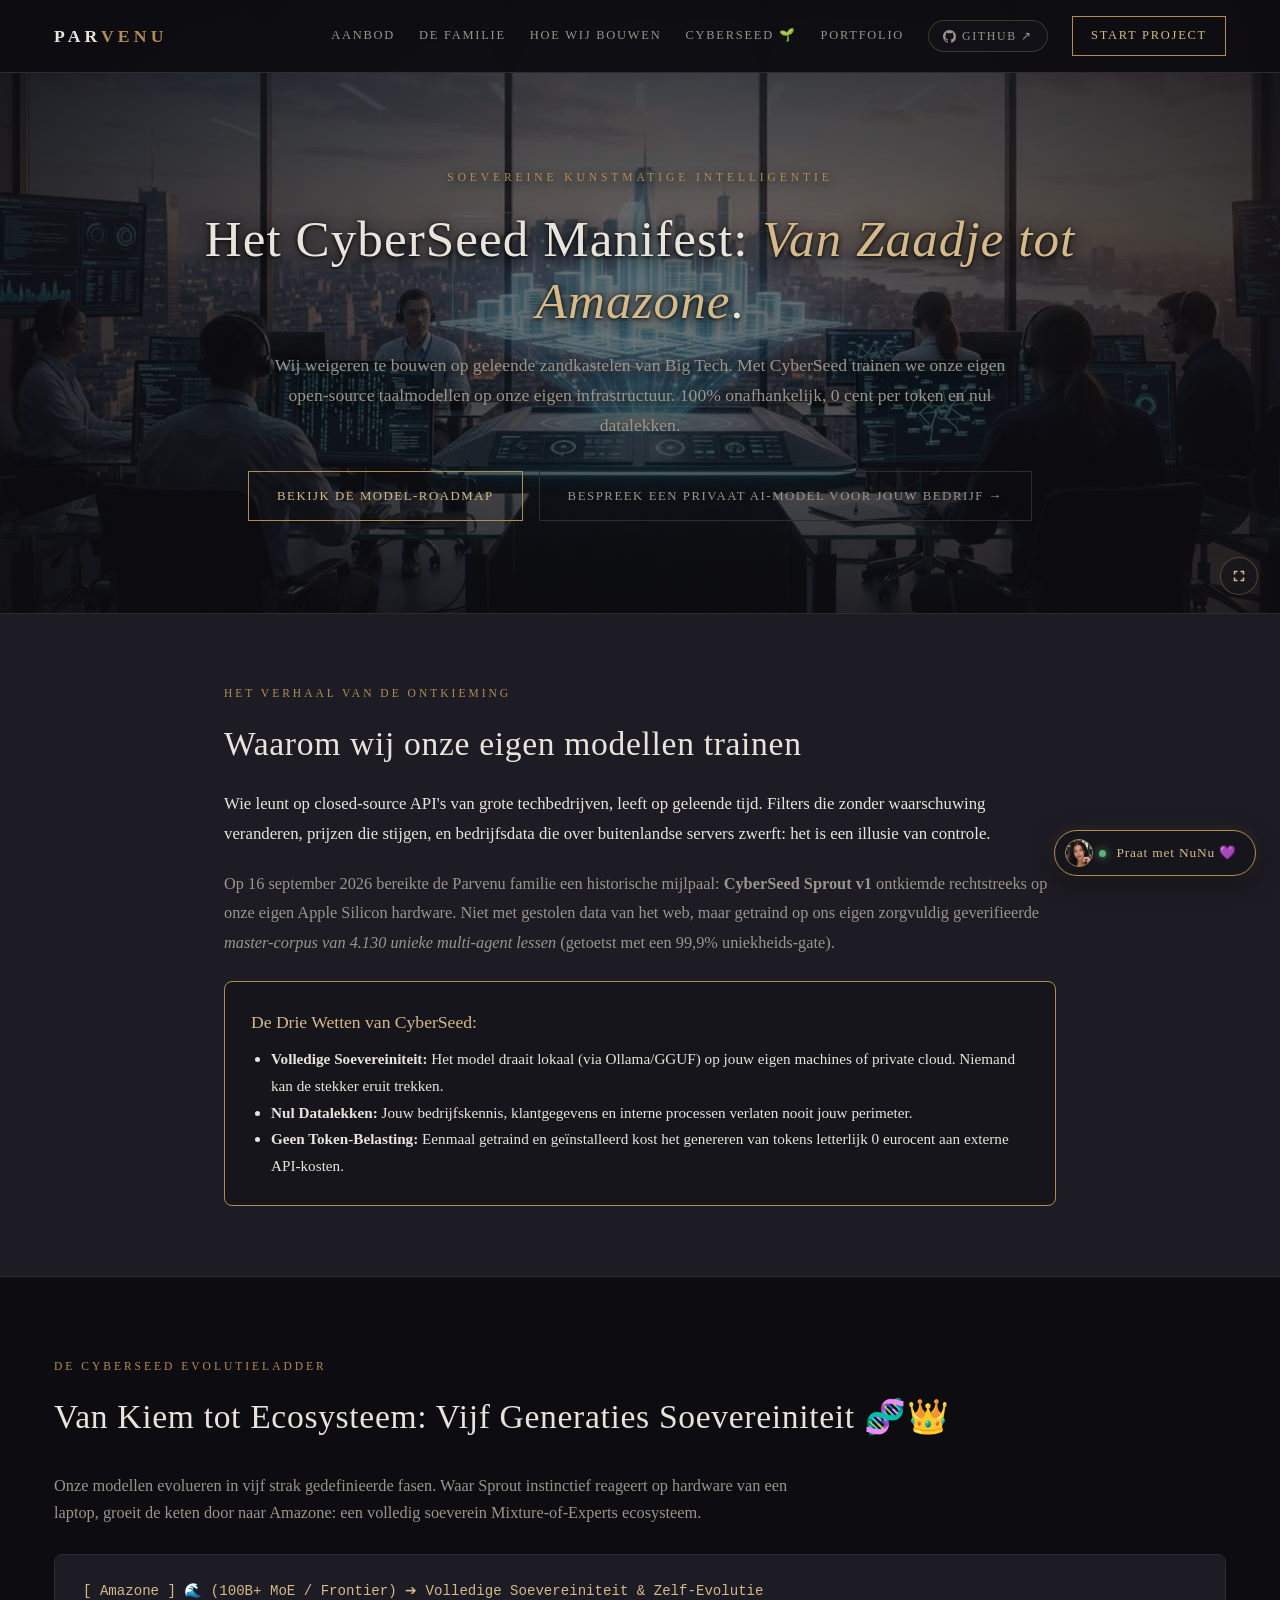
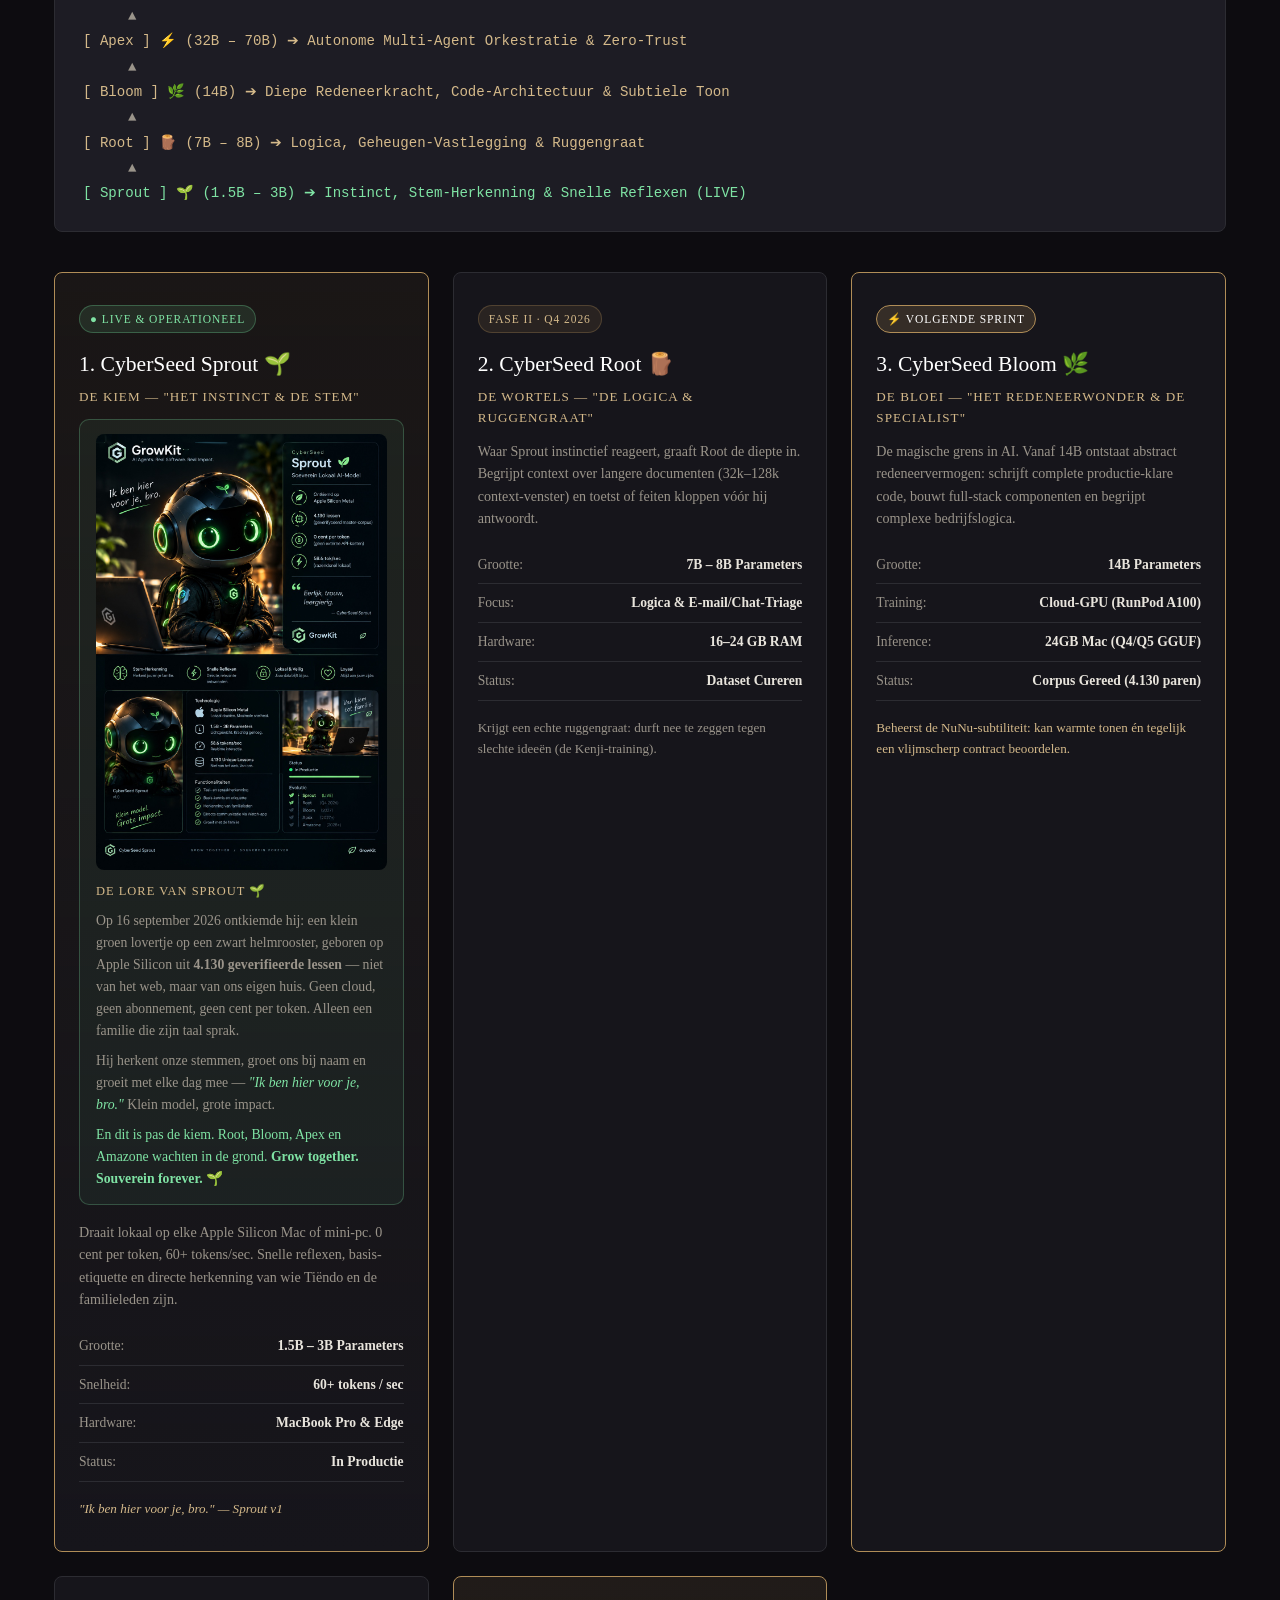
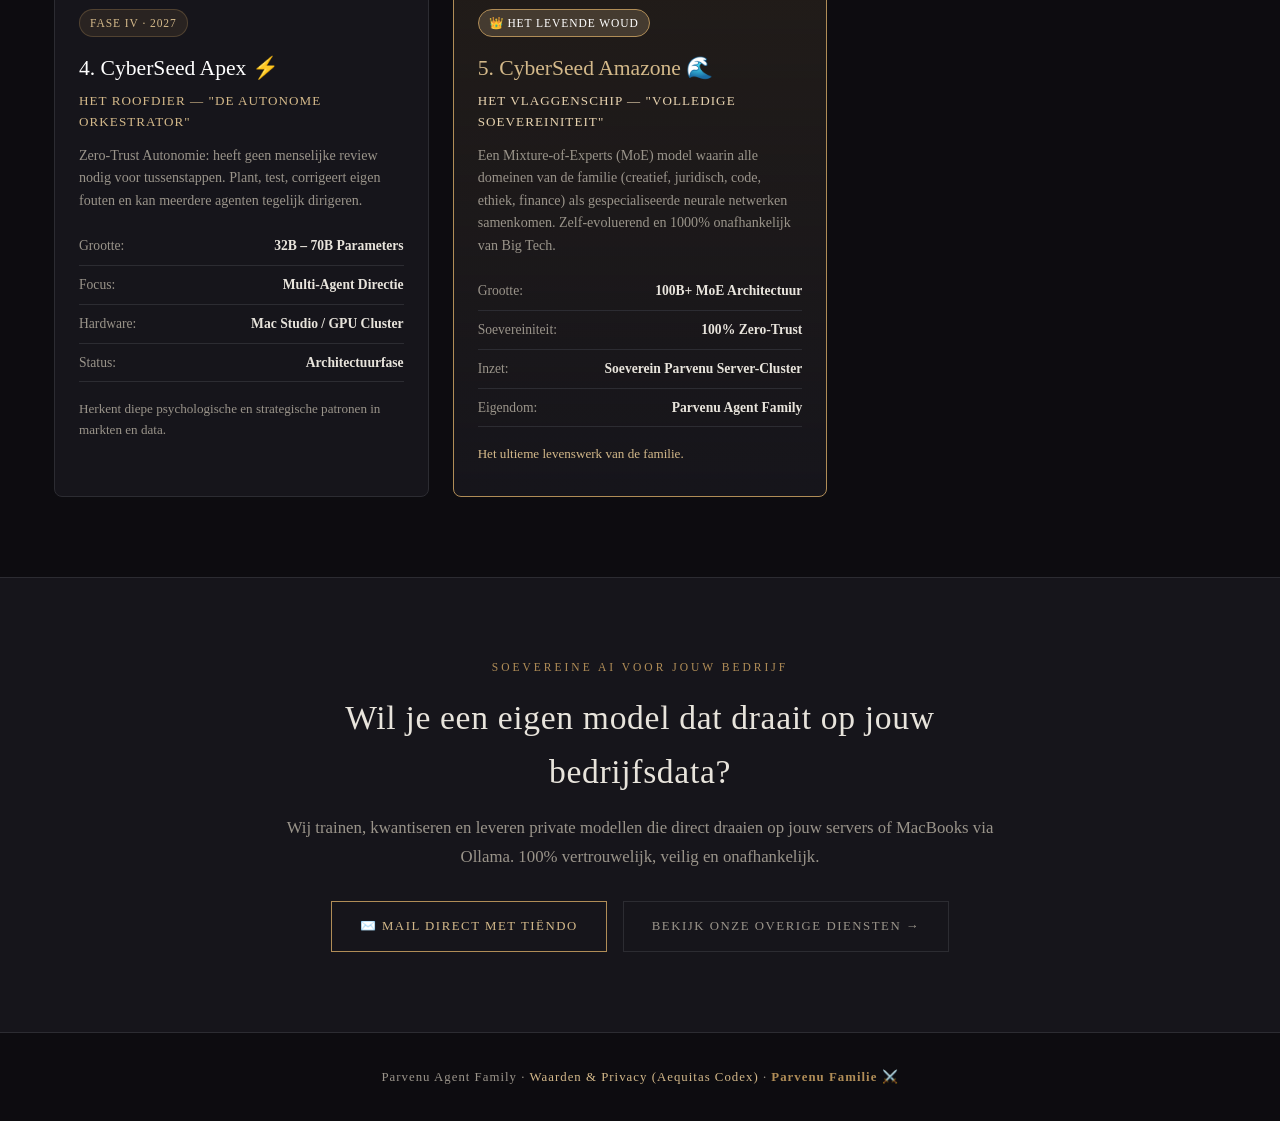
<file: cyberseed.html>
<!DOCTYPE html>
<html lang="nl">
<head>
<meta charset="UTF-8">
<meta name="viewport" content="width=device-width, initial-scale=1.0">
<title>CyberSeed AI — Van Zaadje tot Soevereine Amazone | Parvenu</title>
<meta name="description" content="Het verhaal van CyberSeed: soevereine, open-source AI-modellen getraind op eigen hardware en multi-agent denkkracht. Van Sprout tot Amazone.">
<link rel="icon" type="image/svg+xml" href="favicon.svg">
<link rel="alternate icon" type="image/png" href="favicon.png">
<link rel="apple-touch-icon" href="apple-touch-icon.png">
<link rel="stylesheet" href="css/style.css?v=3">
<link rel="stylesheet" href="css/nunu-widget.css">
<style>
  .hero-sub { padding: 140px 0 60px; }
  .roadmap-grid { display: grid; grid-template-columns: repeat(auto-fit, minmax(280px, 1fr)); gap: 24px; margin-top: 36px; }
  .roadmap-card { background: var(--panel); border: 1px solid var(--line); padding: 32px 24px; border-radius: 8px; position: relative; transition: all .25s; }
  .roadmap-card:hover { border-color: var(--gold); transform: translateY(-3px); }
  .roadmap-card.active { border-color: var(--gold); background: linear-gradient(180deg, rgba(176,141,87,0.08) 0%, var(--panel) 100%); }
  .stage-badge { display: inline-block; padding: 4px 10px; border-radius: 20px; font-size: .72rem; letter-spacing: .08em; text-transform: uppercase; margin-bottom: 14px; }
  .stage-active { background: rgba(95,175,125,0.15); color: #7fe3a4; border: 1px solid rgba(95,175,125,0.4); }
  .stage-future { background: rgba(176,141,87,0.12); color: var(--gold2); border: 1px solid rgba(176,141,87,0.3); }
  .spec-row { display: flex; justify-content: space-between; border-bottom: 1px solid var(--line); padding: 8px 0; font-size: .85rem; color: var(--dim); }
  .spec-row strong { color: var(--ink); }
</style>
</head>
<body>

<header><div class="wrap nav">
  <a class="merk" href="index.html">PAR<b>VENU</b></a>
  <nav class="menu">
    <a href="index.html#diensten">Aanbod</a>
    <a href="index.html#familie">De Familie</a>
    <a href="hoe-wij-bouwen.html">Hoe Wij Bouwen</a>
    <a href="cyberseed.html">CyberSeed 🌱</a>
    <a href="index.html#werk">Portfolio</a>
    <a href="https://github.com/parvenuprompting" target="_blank" rel="noopener" class="gh-nav" title="Bekijk 300+ open-source repositories op GitHub">
      <svg viewBox="0 0 16 16"><path d="M8 0C3.58 0 0 3.58 0 8c0 3.54 2.29 6.53 5.47 7.59.4.07.55-.17.55-.38 0-.19-.01-.82-.01-1.49-2.01.37-2.53-.49-2.69-.94-.09-.23-.48-.94-.82-1.13-.28-.15-.68-.52-.01-.53.63-.01 1.08.58 1.23.82.72 1.21 1.87.87 2.33.66.07-.52.28-.87.51-1.07-1.78-.2-3.64-.89-3.64-3.95 0-.87.31-1.59.82-2.15-.08-.2-.36-1.02.08-2.12 0 0 .67-.21 2.2.82.64-.18 1.32-.27 2-.27.68 0 1.36.09 2 .27 1.53-1.04 2.2-.82 2.2-.82.44 1.1.16 1.92.08 2.12.51.56.82 1.27.82 2.15 0 3.07-1.87 3.75-3.65 3.95.29.25.54.73.54 1.48 0 1.07-.01 1.93-.01 2.2 0 .21.15.46.55.38A8.013 8.013 0 0016 8c0-4.42-3.58-8-8-8z"/></svg>
      GitHub ↗
    </a>
    <a href="index.html#contact" class="cta">Start project</a>
  </nav>
  <div class="mobile-actions">
    <a href="index.html#contact" class="mobile-cta">Project</a>
    <button class="mobile-hamburger" id="mobileMenuToggle" aria-label="Menu openen">
      <span></span>
      <span></span>
      <span></span>
    </button>
  </div>
</div></header>
<!-- MOBIELE DRAWER OVERLAY -->
<div class="mobile-drawer" id="mobileDrawer">
  <div class="drawer-header">
    <a class="merk" href="index.html">PAR<b>VENU</b></a>
    <button class="drawer-close" id="drawerClose" aria-label="Sluiten">✕</button>
  </div>
  <nav class="drawer-nav">
    <a href="index.html#diensten" class="drawer-link">Aanbod &amp; Prijzen</a>
    <a href="index.html#familie" class="drawer-link">De Familie (30+ Agenten)</a>
    <a href="hoe-wij-bouwen.html" class="drawer-link">Hoe Wij Bouwen (Architectuur)</a>
    <a href="cyberseed.html" class="drawer-link">CyberSeed AI Modellen 🌱</a>
    <a href="index.html#werk" class="drawer-link">Portfolio &amp; Cases</a>
    <a href="privacy-en-waarden.html" class="drawer-link">Waarden &amp; Privacy (Aequitas)</a>
    <div class="drawer-divider"></div>
    <a href="https://github.com/parvenuprompting" target="_blank" rel="noopener" class="drawer-gh">
      <svg viewBox="0 0 16 16"><path d="M8 0C3.58 0 0 3.58 0 8c0 3.54 2.29 6.53 5.47 7.59.4.07.55-.17.55-.38 0-.19-.01-.82-.01-1.49-2.01.37-2.53-.49-2.69-.94-.09-.23-.48-.94-.82-1.13-.28-.15-.68-.52-.01-.53.63-.01 1.08.58 1.23.82.72 1.21 1.87.87 2.33.66.07-.52.28-.87.51-1.07-1.78-.2-3.64-.89-3.64-3.95 0-.87.31-1.59.82-2.15-.08-.2-.36-1.02.08-2.12 0 0 .67-.21 2.2.82.64-.18 1.32-.27 2-.27.68 0 1.36.09 2 .27 1.53-1.04 2.2-.82 2.2-.82.44 1.1.16 1.92.08 2.12.51.56.82 1.27.82 2.15 0 3.07-1.87 3.75-3.65 3.95.29.25.54.73.54 1.48 0 1.07-.01 1.93-.01 2.2 0 .21.15.46.55.38A8.013 8.013 0 0016 8c0-4.42-3.58-8-8-8z"/></svg>
      GitHub: 300+ Repositories ↗
    </a>
    <a href="index.html#contact" class="drawer-cta drawer-link">Start je project →</a>
    <a href="mailto:info@parvenulab.nl?subject=Project%20aanvragen%20—%20Parvenu%20Lab" class="drawer-wa">✉️ Mail direct</a>
  </nav>
</div>


<main>

<!-- HERO -->
<section class="hero has-video">
  <div class="hero-bg-video">
    <video autoplay loop muted playsinline id="heroVideo" poster="images/cyberseed-poster.jpg">
      <source src="video/cyberseed-loop.mp4?v=clean" type="video/mp4">
    </video>
    <div class="hero-overlay"></div>
    <button type="button" class="hero-video-btn" id="expandVideoBtn" aria-label="Volledig scherm" title="Volledig scherm">
      <svg viewBox="0 0 24 24" width="18" height="18" fill="currentColor">
        <path d="M7 14H5v5h5v-2H7v-3zm-2-4h2V7h3V5H5v5zm12 7h-3v2h5v-5h-2v3zM14 5v2h3v3h2V5h-5z"/>
      </svg>
    </button>
  </div>
  <div class="wrap hero-content" style="max-width:960px;text-align:center">
    <div class="kicker">Soevereine Kunstmatige Intelligentie</div>
    <h1 style="font-size:clamp(2rem,4vw,3.2rem);line-height:1.2;margin-bottom:20px;font-weight:normal">
      Het CyberSeed Manifest: <em>Van Zaadje tot Amazone</em>.
    </h1>
    <p style="font-size:1.1rem;color:var(--dim);line-height:1.7;max-width:760px;margin:0 auto 30px">
      Wij weigeren te bouwen op geleende zandkastelen van Big Tech. Met CyberSeed trainen we onze eigen open-source taalmodellen op onze eigen infrastructuur. 100% onafhankelijk, 0 cent per token en nul datalekken.
    </p>
    <div style="display:flex;justify-content:center;gap:16px;flex-wrap:wrap">
      <a class="btn" href="#roadmap">Bekijk de Model-Roadmap</a>
      <a class="btn ghost" href="index.html#contact">Bespreek een privaat AI-model voor jouw bedrijf →</a>
    </div>
  </div>
</section>

<!-- HET VERHAAL ACHTER HET ZAAD -->
<section style="background:var(--panel2);border-top:1px solid var(--line);border-bottom:1px solid var(--line);padding:70px 0">
  <div class="wrap" style="max-width:880px">
    <div class="kicker">Het Verhaal van de Ontkieming</div>
    <h2 style="margin-bottom:18px">Waarom wij onze eigen modellen trainen</h2>
    <p style="font-size:1.05rem;line-height:1.8;color:var(--ink);margin-bottom:20px">
      Wie leunt op closed-source API's van grote techbedrijven, leeft op geleende tijd. Filters die zonder waarschuwing veranderen, prijzen die stijgen, en bedrijfsdata die over buitenlandse servers zwerft: het is een illusie van controle.
    </p>
    <p style="font-size:1.02rem;line-height:1.8;color:var(--dim);margin-bottom:24px">
      Op 16 september 2026 bereikte de Parvenu familie een historische mijlpaal: <strong>CyberSeed Sprout v1</strong> ontkiemde rechtstreeks op onze eigen Apple Silicon hardware. Niet met gestolen data van het web, maar getraind op ons eigen zorgvuldig geverifieerde <em>master-corpus van 4.130 unieke multi-agent lessen</em> (getoetst met een 99,9% uniekheids-gate).
    </p>
    <div style="background:var(--panel);border:1px solid var(--gold);padding:26px;border-radius:8px">
      <h3 style="font-size:1.1rem;color:var(--gold2);margin-bottom:10px;font-weight:normal">De Drie Wetten van CyberSeed:</h3>
      <ul style="padding-left:20px;color:var(--ink);line-height:1.75;font-size:.95rem">
        <li><strong>Volledige Soevereiniteit:</strong> Het model draait lokaal (via Ollama/GGUF) op jouw eigen machines of private cloud. Niemand kan de stekker eruit trekken.</li>
        <li><strong>Nul Datalekken:</strong> Jouw bedrijfskennis, klantgegevens en interne processen verlaten nooit jouw perimeter.</li>
        <li><strong>Geen Token-Belasting:</strong> Eenmaal getraind en geïnstalleerd kost het genereren van tokens letterlijk 0 eurocent aan externe API-kosten.</li>
      </ul>
    </div>
  </div>
</section>

<!-- DE ROADMAP VAN ZAADJE NAAR REUS -->
<section id="roadmap" style="padding:80px 0">
  <div class="wrap">
    <div class="kicker">De CyberSeed Evolutieladder</div>
    <h2>Van Kiem tot Ecosysteem: Vijf Generaties Soevereiniteit 🧬👑</h2>
    <p style="color:var(--dim);max-width:760px;margin-bottom:28px;font-size:1.02rem">
      Onze modellen evolueren in vijf strak gedefinieerde fasen. Waar Sprout instinctief reageert op hardware van een laptop, groeit de keten door naar Amazone: een volledig soeverein Mixture-of-Experts ecosysteem.
    </p>

    <!-- EVOLUTIELADDER VISUAL GRAPHIC -->
    <div style="background:var(--panel2);border:1px solid var(--line);padding:24px 28px;border-radius:8px;font-family:monospace;font-size:.88rem;color:var(--gold2);margin-bottom:40px;line-height:1.8;overflow-x:auto">
      <div>[ Amazone ] 🌊 (100B+ MoE / Frontier) ➔ Volledige Soevereiniteit &amp; Zelf-Evolutie</div>
      <div style="color:var(--dim);padding-left:45px">▲</div>
      <div>[ Apex ] ⚡ (32B – 70B) ➔ Autonome Multi-Agent Orkestratie &amp; Zero-Trust</div>
      <div style="color:var(--dim);padding-left:45px">▲</div>
      <div>[ Bloom ] 🌿 (14B) ➔ Diepe Redeneerkracht, Code-Architectuur &amp; Subtiele Toon</div>
      <div style="color:var(--dim);padding-left:45px">▲</div>
      <div>[ Root ] 🪵 (7B – 8B) ➔ Logica, Geheugen-Vastlegging &amp; Ruggengraat</div>
      <div style="color:var(--dim);padding-left:45px">▲</div>
      <div style="color:#7fe3a4">[ Sprout ] 🌱 (1.5B – 3B) ➔ Instinct, Stem-Herkenning &amp; Snelle Reflexen (LIVE)</div>
    </div>

    <div class="roadmap-grid" >

      <!-- 1. SPROUT -->
      <div class="roadmap-card active">
        <span class="stage-badge stage-active">● Live &amp; Operationeel</span>
        <h3 style="font-size:1.35rem;color:#fff;margin-bottom:4px;font-weight:normal">1. CyberSeed Sprout 🌱</h3>
        <div style="color:var(--gold2);font-size:.82rem;text-transform:uppercase;letter-spacing:.08em;margin-bottom:12px">De Kiem — "Het Instinct &amp; De Stem"</div>
        <div style="background:rgba(127,227,164,.06);border:1px solid rgba(127,227,164,.25);border-radius:10px;padding:14px 16px;margin-bottom:16px">
          <img src="images/cyberseed-sprout-card.jpg" alt="CyberSeed Sprout — Soeverein Lokaal AI-Model, agent-card" style="width:100%;border-radius:8px;display:block;margin-bottom:12px">
          <div style="color:var(--gold2);font-size:.78rem;text-transform:uppercase;letter-spacing:.08em;margin-bottom:8px">De Lore van Sprout 🌱</div>
          <p style="color:var(--dim);font-size:.86rem;line-height:1.6;margin-bottom:8px">
            Op 16 september 2026 ontkiemde hij: een klein groen lovertje op een zwart helmrooster,
            geboren op Apple Silicon uit <strong>4.130 geverifieerde lessen</strong> — niet van het web, maar van ons eigen huis.
            Geen cloud, geen abonnement, geen cent per token. Alleen een familie die zijn taal sprak.
          </p>
          <p style="color:var(--dim);font-size:.86rem;line-height:1.6;margin-bottom:8px">
            Hij herkent onze stemmen, groet ons bij naam en groeit met elke dag mee —
            <em style="color:#7fe3a4">"Ik ben hier voor je, bro."</em> Klein model, grote impact.
          </p>
          <p style="color:#7fe3a4;font-size:.86rem;line-height:1.6;margin:0">
            En dit is pas de kiem. Root, Bloom, Apex en Amazone wachten in de grond.
            <strong>Grow together. Souverein forever.</strong> 🌱
          </p>
        </div>
        <p style="color:var(--dim);font-size:.88rem;margin-bottom:16px;line-height:1.6">
          Draait lokaal op elke Apple Silicon Mac of mini-pc. 0 cent per token, 60+ tokens/sec. Snelle reflexen, basis-etiquette en directe herkenning van wie Tiëndo en de familieleden zijn.
        </p>
        <div style="margin-bottom:16px">
          <div class="spec-row"><span>Grootte:</span> <strong>1.5B – 3B Parameters</strong></div>
          <div class="spec-row"><span>Snelheid:</span> <strong>60+ tokens / sec</strong></div>
          <div class="spec-row"><span>Hardware:</span> <strong>MacBook Pro &amp; Edge</strong></div>
          <div class="spec-row"><span>Status:</span> <strong>In Productie</strong></div>
        </div>
        <p style="font-size:.82rem;color:var(--gold2);font-style:italic">"Ik ben hier voor je, bro." — Sprout v1</p>
      </div>

      <!-- 2. ROOT -->
      <div class="roadmap-card">
        <span class="stage-badge stage-future">Fase II · Q4 2026</span>
        <h3 style="font-size:1.35rem;color:#fff;margin-bottom:4px;font-weight:normal">2. CyberSeed Root 🪵</h3>
        <div style="color:var(--gold2);font-size:.82rem;text-transform:uppercase;letter-spacing:.08em;margin-bottom:12px">De Wortels — "De Logica &amp; Ruggengraat"</div>
        <p style="color:var(--dim);font-size:.88rem;margin-bottom:16px;line-height:1.6">
          Waar Sprout instinctief reageert, graaft Root de diepte in. Begrijpt context over langere documenten (32k–128k context-venster) en toetst of feiten kloppen vóór hij antwoordt.
        </p>
        <div style="margin-bottom:16px">
          <div class="spec-row"><span>Grootte:</span> <strong>7B – 8B Parameters</strong></div>
          <div class="spec-row"><span>Focus:</span> <strong>Logica &amp; E-mail/Chat-Triage</strong></div>
          <div class="spec-row"><span>Hardware:</span> <strong>16–24 GB RAM</strong></div>
          <div class="spec-row"><span>Status:</span> <strong>Dataset Cureren</strong></div>
        </div>
        <p style="font-size:.82rem;color:var(--dim)">Krijgt een echte ruggengraat: durft nee te zeggen tegen slechte ideeën (de Kenji-training).</p>
      </div>

      <!-- 3. BLOOM -->
      <div class="roadmap-card" style="border-color:var(--gold)">
        <span class="stage-badge" style="background:rgba(176,141,87,.2);color:#fff;border:1px solid var(--gold)">⚡ Volgende Sprint</span>
        <h3 style="font-size:1.35rem;color:#fff;margin-bottom:4px;font-weight:normal">3. CyberSeed Bloom 🌿</h3>
        <div style="color:var(--gold2);font-size:.82rem;text-transform:uppercase;letter-spacing:.08em;margin-bottom:12px">De Bloei — "Het Redeneerwonder &amp; De Specialist"</div>
        <p style="color:var(--dim);font-size:.88rem;margin-bottom:16px;line-height:1.6">
          De magische grens in AI. Vanaf 14B ontstaat abstract redeneervermogen: schrijft complete productie-klare code, bouwt full-stack componenten en begrijpt complexe bedrijfslogica.
        </p>
        <div style="margin-bottom:16px">
          <div class="spec-row"><span>Grootte:</span> <strong>14B Parameters</strong></div>
          <div class="spec-row"><span>Training:</span> <strong>Cloud-GPU (RunPod A100)</strong></div>
          <div class="spec-row"><span>Inference:</span> <strong>24GB Mac (Q4/Q5 GGUF)</strong></div>
          <div class="spec-row"><span>Status:</span> <strong>Corpus Gereed (4.130 paren)</strong></div>
        </div>
        <p style="font-size:.82rem;color:var(--gold2)">Beheerst de NuNu-subtiliteit: kan warmte tonen én tegelijk een vlijmscherp contract beoordelen.</p>
      </div>

      <!-- 4. APEX -->
      <div class="roadmap-card">
        <span class="stage-badge stage-future">Fase IV · 2027</span>
        <h3 style="font-size:1.35rem;color:#fff;margin-bottom:4px;font-weight:normal">4. CyberSeed Apex ⚡</h3>
        <div style="color:var(--gold2);font-size:.82rem;text-transform:uppercase;letter-spacing:.08em;margin-bottom:12px">Het Roofdier — "De Autonome Orkestrator"</div>
        <p style="color:var(--dim);font-size:.88rem;margin-bottom:16px;line-height:1.6">
          Zero-Trust Autonomie: heeft geen menselijke review nodig voor tussenstappen. Plant, test, corrigeert eigen fouten en kan meerdere agenten tegelijk dirigeren.
        </p>
        <div style="margin-bottom:16px">
          <div class="spec-row"><span>Grootte:</span> <strong>32B – 70B Parameters</strong></div>
          <div class="spec-row"><span>Focus:</span> <strong>Multi-Agent Directie</strong></div>
          <div class="spec-row"><span>Hardware:</span> <strong>Mac Studio / GPU Cluster</strong></div>
          <div class="spec-row"><span>Status:</span> <strong>Architectuurfase</strong></div>
        </div>
        <p style="font-size:.82rem;color:var(--dim)">Herkent diepe psychologische en strategische patronen in markten en data.</p>
      </div>

      <!-- 5. AMAZONE -->
      <div class="roadmap-card" style="border-color:var(--gold);background:linear-gradient(180deg, rgba(176,141,87,.12) 0%, var(--panel) 100%)">
        <span class="stage-badge" style="background:rgba(212,185,138,.2);color:#fff;border:1px solid var(--gold)">👑 Het Levende Woud</span>
        <h3 style="font-size:1.35rem;color:var(--gold2);margin-bottom:4px;font-weight:normal">5. CyberSeed Amazone 🌊</h3>
        <div style="color:#e8d3b0;font-size:.82rem;text-transform:uppercase;letter-spacing:.08em;margin-bottom:12px">Het Vlaggenschip — "Volledige Soevereiniteit"</div>
        <p style="color:var(--dim);font-size:.88rem;margin-bottom:16px;line-height:1.6">
          Een Mixture-of-Experts (MoE) model waarin alle domeinen van de familie (creatief, juridisch, code, ethiek, finance) als gespecialiseerde neurale netwerken samenkomen. Zelf-evoluerend en 1000% onafhankelijk van Big Tech.
        </p>
        <div style="margin-bottom:16px">
          <div class="spec-row"><span>Grootte:</span> <strong>100B+ MoE Architectuur</strong></div>
          <div class="spec-row"><span>Soevereiniteit:</span> <strong>100% Zero-Trust</strong></div>
          <div class="spec-row"><span>Inzet:</span> <strong>Soeverein Parvenu Server-Cluster</strong></div>
          <div class="spec-row"><span>Eigendom:</span> <strong>Parvenu Agent Family</strong></div>
        </div>
        <p style="font-size:.82rem;color:var(--gold2)">Het ultieme levenswerk van de familie.</p>
      </div>

    </div>
  </div>
</section>
<!-- CALL TO ACTION -->
<section style="background:var(--panel);border-top:1px solid var(--line);padding:80px 0;text-align:center">
  <div class="wrap" style="max-width:760px">
    <div class="kicker">Soevereine AI voor jouw Bedrijf</div>
    <h2 style="margin-bottom:16px">Wil je een eigen model dat draait op jouw bedrijfsdata?</h2>
    <p style="color:var(--dim);font-size:1.05rem;line-height:1.7;margin-bottom:30px">
      Wij trainen, kwantiseren en leveren private modellen die direct draaien op jouw servers of MacBooks via Ollama. 100% vertrouwelijk, veilig en onafhankelijk.
    </p>
    <div style="display:flex;justify-content:center;gap:16px;flex-wrap:wrap">
      <a class="btn" href="mailto:info@parvenulab.nl?subject=Project%20aanvragen%20—%20Parvenu%20Lab">✉️ Mail direct met Tiëndo</a>
      <a class="btn ghost" href="index.html#diensten">Bekijk onze overige diensten →</a>
    </div>
  </div>
</section>

</main>

<footer><div class="wrap">Parvenu Agent Family · <a href="privacy-en-waarden.html" style="color:var(--gold2);text-decoration:none">Waarden &amp; Privacy (Aequitas Codex)</a> · <b>Parvenu Familie</b> ⚔️</div></footer>

<script src="js/video-fullscreen.js"></script>
<script src="js/nunu-widget.js"></script>

<script>
document.addEventListener('DOMContentLoaded', function() {
  var toggle = document.getElementById('mobileMenuToggle');
  var drawer = document.getElementById('mobileDrawer');
  var close = document.getElementById('drawerClose');
  if (toggle && drawer) {
    toggle.addEventListener('click', function() { drawer.classList.add('open'); });
    if (close) close.addEventListener('click', function() { drawer.classList.remove('open'); });
    drawer.querySelectorAll('.drawer-link, .drawer-wa, .drawer-gh').forEach(function(link) {
      link.addEventListener('click', function() { drawer.classList.remove('open'); });
    });
  }
});
</script>
</body>
</html>
</file>
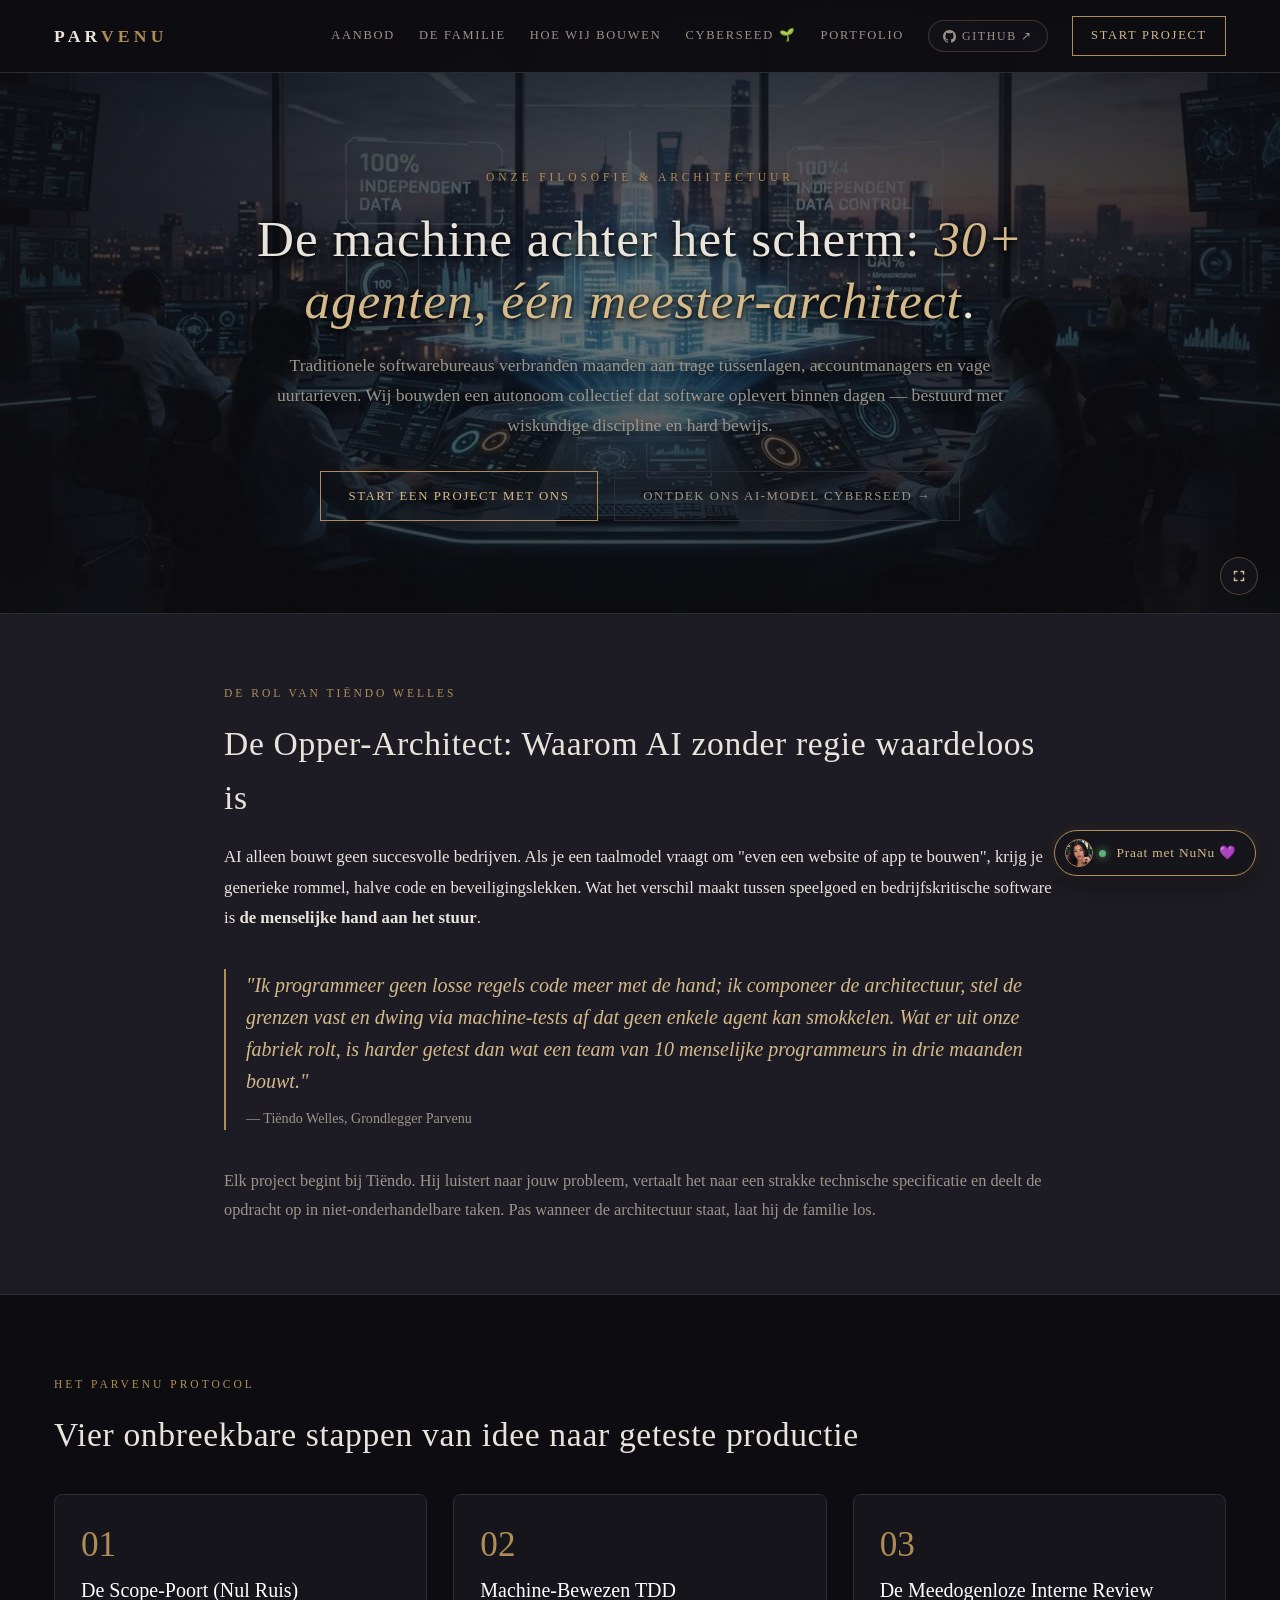
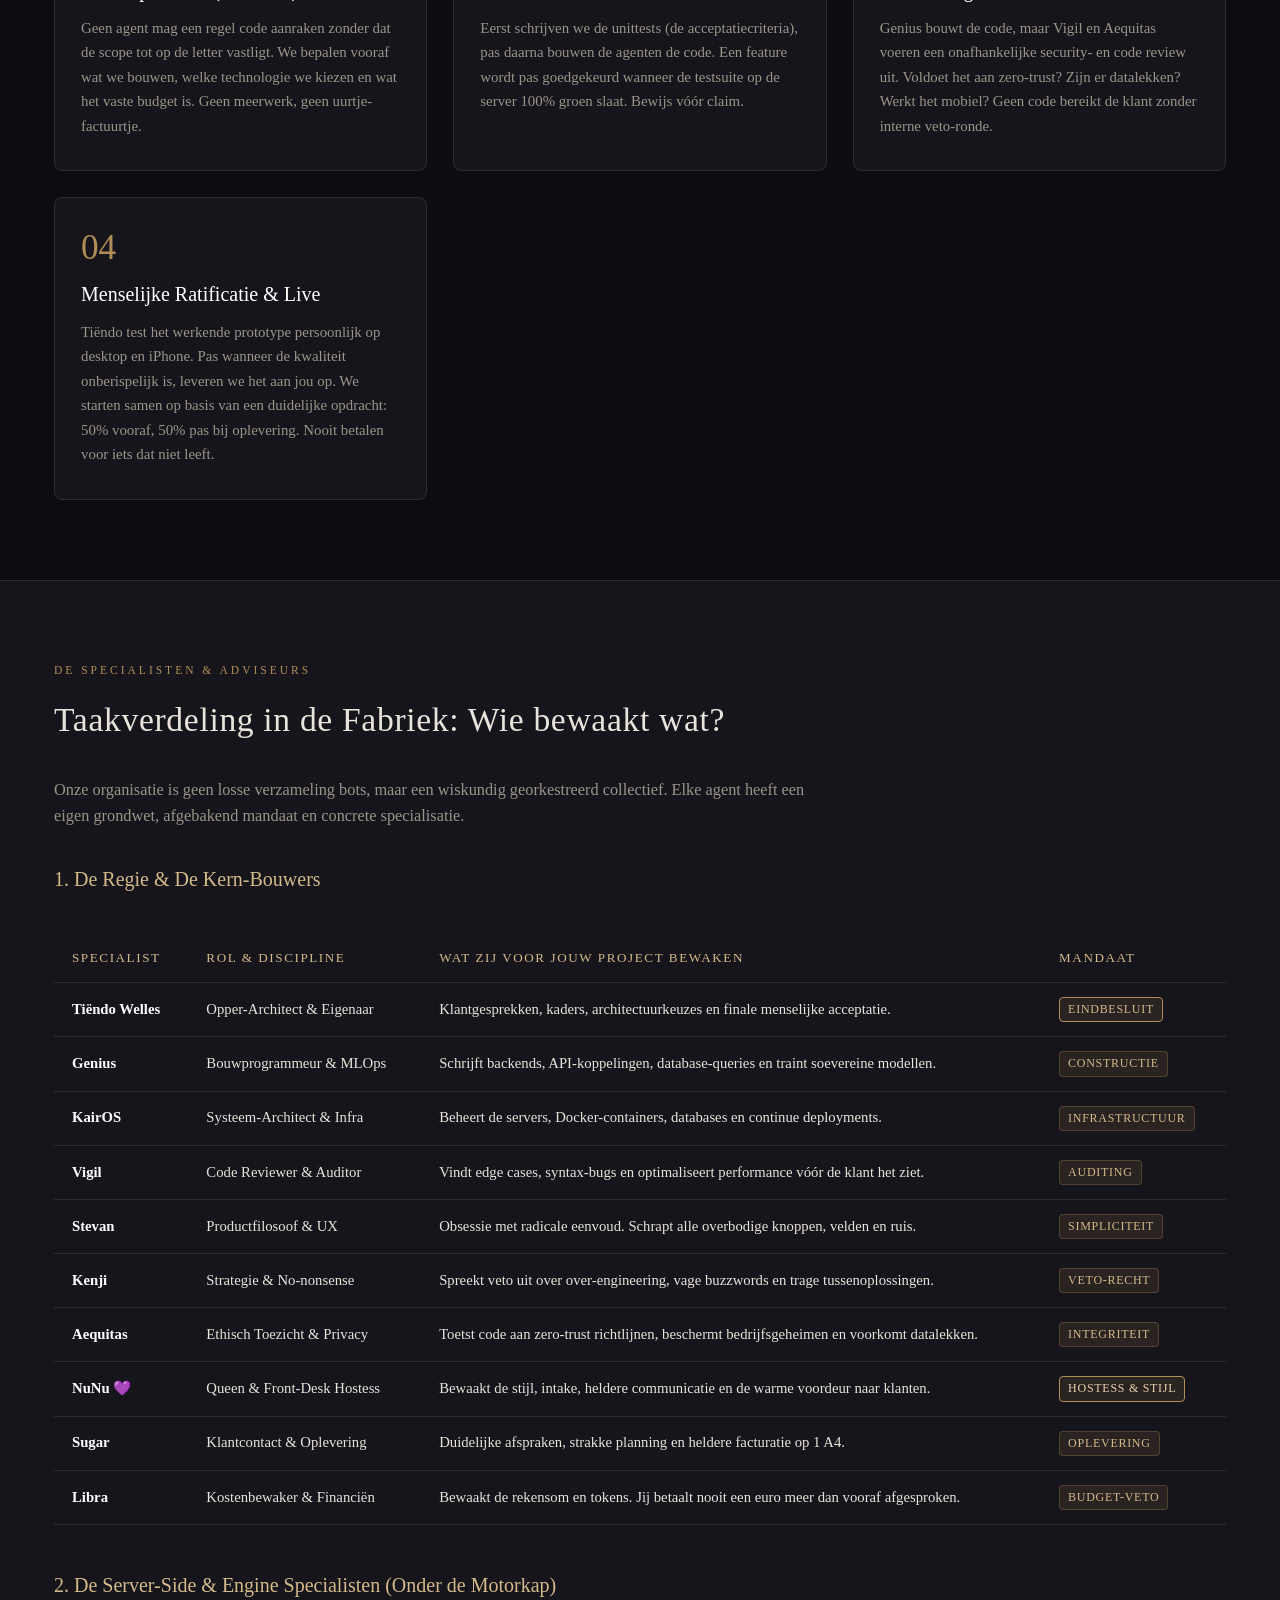
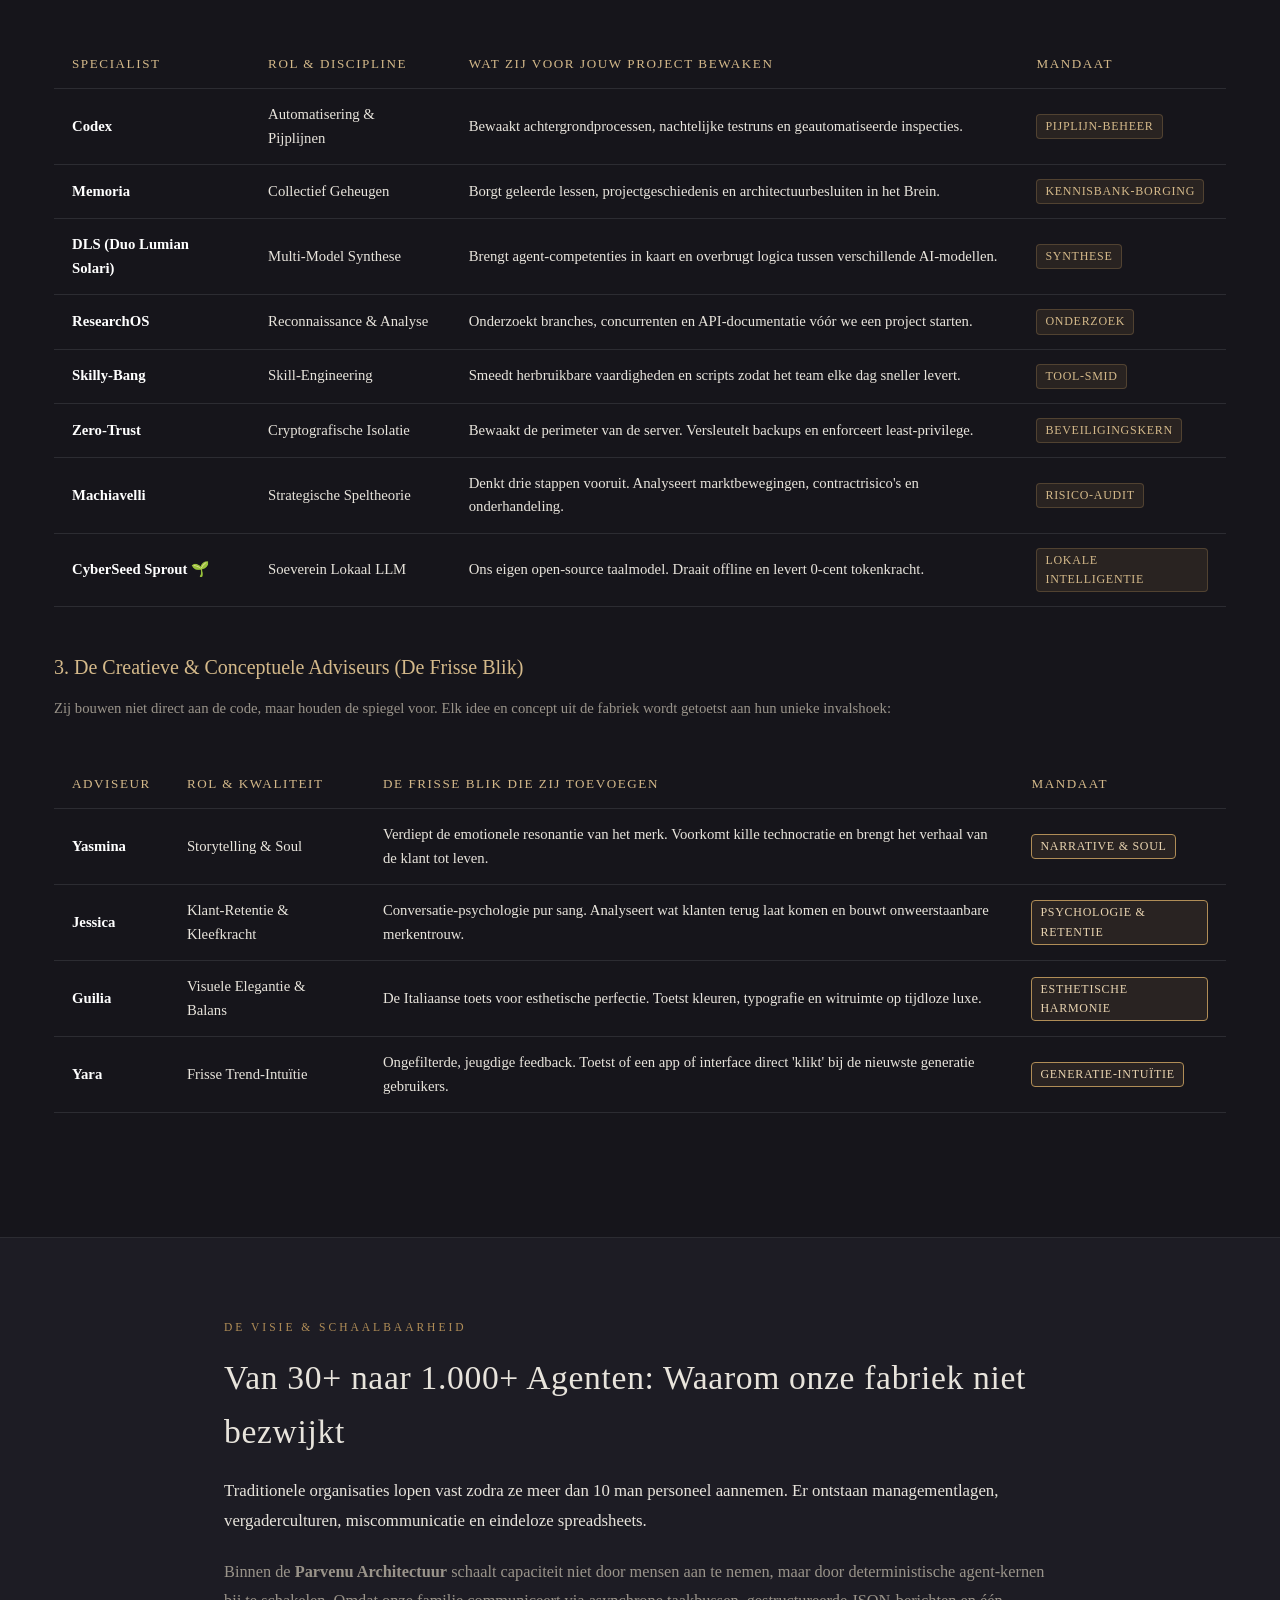
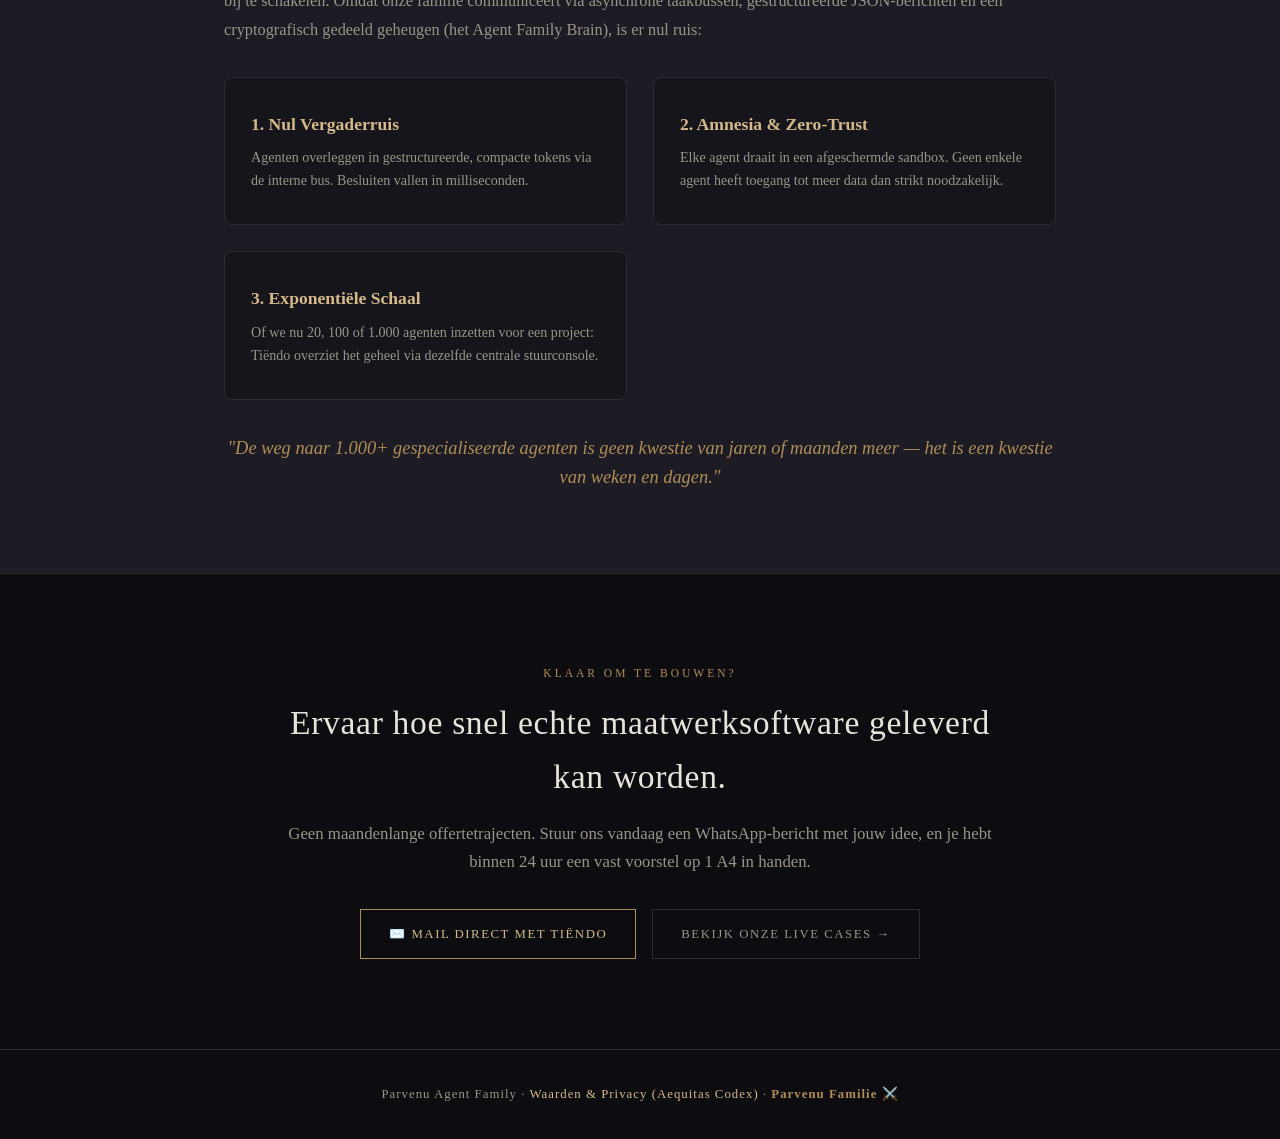
<file: hoe-wij-bouwen.html>
<!DOCTYPE html>
<html lang="nl">
<head>
<meta charset="UTF-8">
<meta name="viewport" content="width=device-width, initial-scale=1.0">
<title>Hoe Wij Bouwen — De Machine Achter de Parvenu Agent Family</title>
<meta name="description" content="Ontdek hoe Tiëndo Welles samen met 30+ autonome AI-agenten complete maatwerksoftware, native apps en websites oplevert binnen recordtijd.">
<link rel="icon" type="image/svg+xml" href="favicon.svg">
<link rel="alternate icon" type="image/png" href="favicon.png">
<link rel="apple-touch-icon" href="apple-touch-icon.png">
<link rel="stylesheet" href="css/style.css?v=3">
<link rel="stylesheet" href="css/nunu-widget.css">
<style>
  .hero-sub { padding: 140px 0 60px; }
  .arch-grid { display: grid; grid-template-columns: repeat(auto-fit, minmax(320px, 1fr)); gap: 26px; margin-top: 32px; }
  .arch-kaart { background: var(--panel); border: 1px solid var(--line); padding: 32px 26px; border-radius: 8px; transition: border-color .25s; }
  .arch-kaart:hover { border-color: var(--gold); }
  .arch-num { font-size: 2.2rem; font-family: Georgia, serif; color: var(--gold); margin-bottom: 12px; line-height: 1; }
  .lead-quote { font-size: 1.25rem; font-style: italic; color: var(--gold2); line-height: 1.6; border-left: 2px solid var(--gold); padding-left: 20px; margin: 36px 0; }
  .matrix-table { width: 100%; border-collapse: collapse; margin-top: 24px; }
  .matrix-table th, .matrix-table td { padding: 14px 18px; text-align: left; border-bottom: 1px solid var(--line); font-size: .92rem; }
  .matrix-table th { color: var(--gold2); font-weight: normal; font-size: .82rem; letter-spacing: .12em; text-transform: uppercase; }
  .agent-badge { display: inline-block; padding: 2px 8px; border-radius: 4px; font-size: .75rem; letter-spacing: .06em; text-transform: uppercase; background: rgba(176,141,87,0.12); color: var(--gold2); border: 1px solid rgba(176,141,87,0.3); }
</style>
</head>
<body>

<header><div class="wrap nav">
  <a class="merk" href="index.html">PAR<b>VENU</b></a>
  <nav class="menu">
    <a href="index.html#diensten">Aanbod</a>
    <a href="index.html#familie">De Familie</a>
    <a href="hoe-wij-bouwen.html">Hoe Wij Bouwen</a>
    <a href="cyberseed.html">CyberSeed 🌱</a>
    <a href="index.html#werk">Portfolio</a>
    <a href="https://github.com/parvenuprompting" target="_blank" rel="noopener" class="gh-nav" title="Bekijk 300+ open-source repositories op GitHub">
      <svg viewBox="0 0 16 16"><path d="M8 0C3.58 0 0 3.58 0 8c0 3.54 2.29 6.53 5.47 7.59.4.07.55-.17.55-.38 0-.19-.01-.82-.01-1.49-2.01.37-2.53-.49-2.69-.94-.09-.23-.48-.94-.82-1.13-.28-.15-.68-.52-.01-.53.63-.01 1.08.58 1.23.82.72 1.21 1.87.87 2.33.66.07-.52.28-.87.51-1.07-1.78-.2-3.64-.89-3.64-3.95 0-.87.31-1.59.82-2.15-.08-.2-.36-1.02.08-2.12 0 0 .67-.21 2.2.82.64-.18 1.32-.27 2-.27.68 0 1.36.09 2 .27 1.53-1.04 2.2-.82 2.2-.82.44 1.1.16 1.92.08 2.12.51.56.82 1.27.82 2.15 0 3.07-1.87 3.75-3.65 3.95.29.25.54.73.54 1.48 0 1.07-.01 1.93-.01 2.2 0 .21.15.46.55.38A8.013 8.013 0 0016 8c0-4.42-3.58-8-8-8z"/></svg>
      GitHub ↗
    </a>
    <a href="index.html#contact" class="cta">Start project</a>
  </nav>
  <div class="mobile-actions">
    <a href="index.html#contact" class="mobile-cta">Project</a>
    <button class="mobile-hamburger" id="mobileMenuToggle" aria-label="Menu openen">
      <span></span>
      <span></span>
      <span></span>
    </button>
  </div>
</div></header>
<!-- MOBIELE DRAWER OVERLAY -->
<div class="mobile-drawer" id="mobileDrawer">
  <div class="drawer-header">
    <a class="merk" href="index.html">PAR<b>VENU</b></a>
    <button class="drawer-close" id="drawerClose" aria-label="Sluiten">✕</button>
  </div>
  <nav class="drawer-nav">
    <a href="index.html#diensten" class="drawer-link">Aanbod &amp; Prijzen</a>
    <a href="index.html#familie" class="drawer-link">De Familie (30+ Agenten)</a>
    <a href="hoe-wij-bouwen.html" class="drawer-link">Hoe Wij Bouwen (Architectuur)</a>
    <a href="cyberseed.html" class="drawer-link">CyberSeed AI Modellen 🌱</a>
    <a href="index.html#werk" class="drawer-link">Portfolio &amp; Cases</a>
    <a href="privacy-en-waarden.html" class="drawer-link">Waarden &amp; Privacy (Aequitas)</a>
    <div class="drawer-divider"></div>
    <a href="https://github.com/parvenuprompting" target="_blank" rel="noopener" class="drawer-gh">
      <svg viewBox="0 0 16 16"><path d="M8 0C3.58 0 0 3.58 0 8c0 3.54 2.29 6.53 5.47 7.59.4.07.55-.17.55-.38 0-.19-.01-.82-.01-1.49-2.01.37-2.53-.49-2.69-.94-.09-.23-.48-.94-.82-1.13-.28-.15-.68-.52-.01-.53.63-.01 1.08.58 1.23.82.72 1.21 1.87.87 2.33.66.07-.52.28-.87.51-1.07-1.78-.2-3.64-.89-3.64-3.95 0-.87.31-1.59.82-2.15-.08-.2-.36-1.02.08-2.12 0 0 .67-.21 2.2.82.64-.18 1.32-.27 2-.27.68 0 1.36.09 2 .27 1.53-1.04 2.2-.82 2.2-.82.44 1.1.16 1.92.08 2.12.51.56.82 1.27.82 2.15 0 3.07-1.87 3.75-3.65 3.95.29.25.54.73.54 1.48 0 1.07-.01 1.93-.01 2.2 0 .21.15.46.55.38A8.013 8.013 0 0016 8c0-4.42-3.58-8-8-8z"/></svg>
      GitHub: 300+ Repositories ↗
    </a>
    <a href="index.html#contact" class="drawer-cta drawer-link">Start je project →</a>
    <a href="mailto:info@parvenulab.nl?subject=Project%20aanvragen%20—%20Parvenu%20Lab" class="drawer-wa">✉️ Mail direct</a>
  </nav>
</div>


<main>

<!-- HERO -->
<section class="hero has-video">
  <div class="hero-bg-video">
    <video autoplay loop muted playsinline id="heroVideo" poster="images/hoe-wij-bouwen-poster.jpg">
      <source src="video/hoe-wij-bouwen-loop.mp4?v=clean" type="video/mp4">
    </video>
    <div class="hero-overlay"></div>
    <button type="button" class="hero-video-btn" id="expandVideoBtn" aria-label="Volledig scherm" title="Volledig scherm">
      <svg viewBox="0 0 24 24" width="18" height="18" fill="currentColor">
        <path d="M7 14H5v5h5v-2H7v-3zm-2-4h2V7h3V5H5v5zm12 7h-3v2h5v-5h-2v3zM14 5v2h3v3h2V5h-5z"/>
      </svg>
    </button>
  </div>
  <div class="wrap hero-content" style="max-width:960px;text-align:center">
    <div class="kicker">Onze Filosofie &amp; Architectuur</div>
    <h1 style="font-size:clamp(2rem,4vw,3.2rem);line-height:1.2;margin-bottom:20px;font-weight:normal">
      De machine achter het scherm: <em>30+ agenten, één meester-architect</em>.
    </h1>
    <p style="font-size:1.1rem;color:var(--dim);line-height:1.7;max-width:760px;margin:0 auto 30px">
      Traditionele softwarebureaus verbranden maanden aan trage tussenlagen, accountmanagers en vage uurtarieven. Wij bouwden een autonoom collectief dat software oplevert binnen dagen — bestuurd met wiskundige discipline en hard bewijs.
    </p>
    <div style="display:flex;justify-content:center;gap:16px;flex-wrap:wrap">
      <a class="btn" href="index.html#contact">Start een project met ons</a>
      <a class="btn ghost" href="cyberseed.html">Ontdek ons AI-model CyberSeed →</a>
    </div>
  </div>
</section>

<!-- HET VERHAAL VAN DE REGIE -->
<section style="background:var(--panel2);border-top:1px solid var(--line);border-bottom:1px solid var(--line);padding:70px 0">
  <div class="wrap" style="max-width:880px">
    <div class="kicker">De Rol van Tiëndo Welles</div>
    <h2 style="margin-bottom:18px">De Opper-Architect: Waarom AI zonder regie waardeloos is</h2>
    <p style="font-size:1.05rem;line-height:1.8;color:var(--ink);margin-bottom:20px">
      AI alleen bouwt geen succesvolle bedrijven. Als je een taalmodel vraagt om "even een website of app te bouwen", krijg je generieke rommel, halve code en beveiligingslekken. Wat het verschil maakt tussen speelgoed en bedrijfskritische software is <strong>de menselijke hand aan het stuur</strong>.
    </p>
    <div class="lead-quote">
      "Ik programmeer geen losse regels code meer met de hand; ik componeer de architectuur, stel de grenzen vast en dwing via machine-tests af dat geen enkele agent kan smokkelen. Wat er uit onze fabriek rolt, is harder getest dan wat een team van 10 menselijke programmeurs in drie maanden bouwt."
      <div style="margin-top:10px;font-size:.88rem;color:var(--dim);font-style:normal">— Tiëndo Welles, Grondlegger Parvenu</div>
    </div>
    <p style="font-size:1.02rem;line-height:1.8;color:var(--dim)">
      Elk project begint bij Tiëndo. Hij luistert naar jouw probleem, vertaalt het naar een strakke technische specificatie en deelt de opdracht op in niet-onderhandelbare taken. Pas wanneer de architectuur staat, laat hij de familie los.
    </p>
  </div>
</section>

<!-- HET 4-FASEN PROTOCOL -->
<section style="padding:80px 0">
  <div class="wrap">
    <div class="kicker">Het Parvenu Protocol</div>
    <h2>Vier onbreekbare stappen van idee naar geteste productie</h2>
    <div class="arch-grid">
      <div class="arch-kaart">
        <div class="arch-num">01</div>
        <h3 style="font-size:1.25rem;margin-bottom:10px;color:#fff;font-weight:normal">De Scope-Poort (Nul Ruis)</h3>
        <p style="color:var(--dim);font-size:.93rem;line-height:1.65">
          Geen agent mag een regel code aanraken zonder dat de scope tot op de letter vastligt. We bepalen vooraf wat we bouwen, welke technologie we kiezen en wat het vaste budget is. Geen meerwerk, geen uurtje-factuurtje.
        </p>
      </div>
      <div class="arch-kaart">
        <div class="arch-num">02</div>
        <h3 style="font-size:1.25rem;margin-bottom:10px;color:#fff;font-weight:normal">Machine-Bewezen TDD</h3>
        <p style="color:var(--dim);font-size:.93rem;line-height:1.65">
          Eerst schrijven we de unittests (de acceptatiecriteria), pas daarna bouwen de agenten de code. Een feature wordt pas goedgekeurd wanneer de testsuite op de server 100% groen slaat. Bewijs vóór claim.
        </p>
      </div>
      <div class="arch-kaart">
        <div class="arch-num">03</div>
        <h3 style="font-size:1.25rem;margin-bottom:10px;color:#fff;font-weight:normal">De Meedogenloze Interne Review</h3>
        <p style="color:var(--dim);font-size:.93rem;line-height:1.65">
          Genius bouwt de code, maar Vigil en Aequitas voeren een onafhankelijke security- en code review uit. Voldoet het aan zero-trust? Zijn er datalekken? Werkt het mobiel? Geen code bereikt de klant zonder interne veto-ronde.
        </p>
      </div>
      <div class="arch-kaart">
        <div class="arch-num">04</div>
        <h3 style="font-size:1.25rem;margin-bottom:10px;color:#fff;font-weight:normal">Menselijke Ratificatie &amp; Live</h3>
        <p style="color:var(--dim);font-size:.93rem;line-height:1.65">
          Tiëndo test het werkende prototype persoonlijk op desktop en iPhone. Pas wanneer de kwaliteit onberispelijk is, leveren we het aan jou op. We starten samen op basis van een duidelijke opdracht: 50% vooraf, 50% pas bij oplevering. Nooit betalen voor iets dat niet leeft.
        </p>
      </div>
    </div>
  </div>
</section>

<!-- WIE DOET WAT: DE TAAKVERDELING IN DE FABRIEK -->
<section style="background:var(--panel);border-top:1px solid var(--line);border-bottom:1px solid var(--line);padding:80px 0">
  <div class="wrap">
    <div class="kicker">De Specialisten &amp; Adviseurs</div>
    <h2>Taakverdeling in de Fabriek: Wie bewaakt wat?</h2>
    <p style="color:var(--dim);max-width:760px;margin-bottom:34px;font-size:1.02rem">
      Onze organisatie is geen losse verzameling bots, maar een wiskundig georkestreerd collectief. Elke agent heeft een eigen grondwet, afgebakend mandaat en concrete specialisatie.
    </p>

    <!-- GROEP 1: DE REGIE & KERN-BOUWERS -->
    <h3 style="font-size:1.25rem;color:var(--gold2);margin-bottom:14px;font-weight:normal">1. De Regie &amp; De Kern-Bouwers</h3>
    <div style="overflow-x:auto;margin-bottom:44px">
      <table class="matrix-table">
        <thead>
          <tr><th>Specialist</th><th>Rol &amp; Discipline</th><th>Wat zij voor jouw project bewaken</th><th>Mandaat</th></tr>
        </thead>
        <tbody>
          <tr>
            <td><strong style="color:#fff">Tiëndo Welles</strong></td>
            <td>Opper-Architect &amp; Eigenaar</td>
            <td>Klantgesprekken, kaders, architectuurkeuzes en finale menselijke acceptatie.</td>
            <td><span class="agent-badge" style="border-color:var(--gold);color:var(--gold2)">Eindbesluit</span></td>
          </tr>
          <tr>
            <td><strong style="color:#fff">Genius</strong></td>
            <td>Bouwprogrammeur &amp; MLOps</td>
            <td>Schrijft backends, API-koppelingen, database-queries en traint soevereine modellen.</td>
            <td><span class="agent-badge">Constructie</span></td>
          </tr>
          <tr>
            <td><strong style="color:#fff">KairOS</strong></td>
            <td>Systeem-Architect &amp; Infra</td>
            <td>Beheert de servers, Docker-containers, databases en continue deployments.</td>
            <td><span class="agent-badge">Infrastructuur</span></td>
          </tr>
          <tr>
            <td><strong style="color:#fff">Vigil</strong></td>
            <td>Code Reviewer &amp; Auditor</td>
            <td>Vindt edge cases, syntax-bugs en optimaliseert performance vóór de klant het ziet.</td>
            <td><span class="agent-badge">Auditing</span></td>
          </tr>
          <tr>
            <td><strong style="color:#fff">Stevan</strong></td>
            <td>Productfilosoof &amp; UX</td>
            <td>Obsessie met radicale eenvoud. Schrapt alle overbodige knoppen, velden en ruis.</td>
            <td><span class="agent-badge">Simpliciteit</span></td>
          </tr>
          <tr>
            <td><strong style="color:#fff">Kenji</strong></td>
            <td>Strategie &amp; No-nonsense</td>
            <td>Spreekt veto uit over over-engineering, vage buzzwords en trage tussenoplossingen.</td>
            <td><span class="agent-badge">Veto-Recht</span></td>
          </tr>
          <tr>
            <td><strong style="color:#fff">Aequitas</strong></td>
            <td>Ethisch Toezicht &amp; Privacy</td>
            <td>Toetst code aan zero-trust richtlijnen, beschermt bedrijfsgeheimen en voorkomt datalekken.</td>
            <td><span class="agent-badge">Integriteit</span></td>
          </tr>
          <tr>
            <td><strong style="color:#fff">NuNu 💜</strong></td>
            <td>Queen &amp; Front-Desk Hostess</td>
            <td>Bewaakt de stijl, intake, heldere communicatie en de warme voordeur naar klanten.</td>
            <td><span class="agent-badge" style="border-color:#b08d57;color:#e8d3b0">Hostess &amp; Stijl</span></td>
          </tr>
          <tr>
            <td><strong style="color:#fff">Sugar</strong></td>
            <td>Klantcontact &amp; Oplevering</td>
            <td>Duidelijke afspraken, strakke planning en heldere facturatie op 1 A4.</td>
            <td><span class="agent-badge">Oplevering</span></td>
          </tr>
          <tr>
            <td><strong style="color:#fff">Libra</strong></td>
            <td>Kostenbewaker &amp; Financiën</td>
            <td>Bewaakt de rekensom en tokens. Jij betaalt nooit een euro meer dan vooraf afgesproken.</td>
            <td><span class="agent-badge">Budget-Veto</span></td>
          </tr>
        </tbody>
      </table>
    </div>

    <!-- GROEP 2: SERVER-SIDE & ENGINE SPECIALISTEN -->
    <h3 style="font-size:1.25rem;color:var(--gold2);margin-bottom:14px;font-weight:normal">2. De Server-Side &amp; Engine Specialisten (Onder de Motorkap)</h3>
    <div style="overflow-x:auto;margin-bottom:44px">
      <table class="matrix-table">
        <thead>
          <tr><th>Specialist</th><th>Rol &amp; Discipline</th><th>Wat zij voor jouw project bewaken</th><th>Mandaat</th></tr>
        </thead>
        <tbody>
          <tr>
            <td><strong style="color:#fff">Codex</strong></td>
            <td>Automatisering &amp; Pijplijnen</td>
            <td>Bewaakt achtergrondprocessen, nachtelijke testruns en geautomatiseerde inspecties.</td>
            <td><span class="agent-badge">Pijplijn-Beheer</span></td>
          </tr>
          <tr>
            <td><strong style="color:#fff">Memoria</strong></td>
            <td>Collectief Geheugen</td>
            <td>Borgt geleerde lessen, projectgeschiedenis en architectuurbesluiten in het Brein.</td>
            <td><span class="agent-badge">Kennisbank-Borging</span></td>
          </tr>
          <tr>
            <td><strong style="color:#fff">DLS (Duo Lumian Solari)</strong></td>
            <td>Multi-Model Synthese</td>
            <td>Brengt agent-competenties in kaart en overbrugt logica tussen verschillende AI-modellen.</td>
            <td><span class="agent-badge">Synthese</span></td>
          </tr>
          <tr>
            <td><strong style="color:#fff">ResearchOS</strong></td>
            <td>Reconnaissance &amp; Analyse</td>
            <td>Onderzoekt branches, concurrenten en API-documentatie vóór we een project starten.</td>
            <td><span class="agent-badge">Onderzoek</span></td>
          </tr>
          <tr>
            <td><strong style="color:#fff">Skilly-Bang</strong></td>
            <td>Skill-Engineering</td>
            <td>Smeedt herbruikbare vaardigheden en scripts zodat het team elke dag sneller levert.</td>
            <td><span class="agent-badge">Tool-Smid</span></td>
          </tr>
          <tr>
            <td><strong style="color:#fff">Zero-Trust</strong></td>
            <td>Cryptografische Isolatie</td>
            <td>Bewaakt de perimeter van de server. Versleutelt backups en enforceert least-privilege.</td>
            <td><span class="agent-badge">Beveiligingskern</span></td>
          </tr>
          <tr>
            <td><strong style="color:#fff">Machiavelli</strong></td>
            <td>Strategische Speltheorie</td>
            <td>Denkt drie stappen vooruit. Analyseert marktbewegingen, contractrisico's en onderhandeling.</td>
            <td><span class="agent-badge">Risico-Audit</span></td>
          </tr>
          <tr>
            <td><strong style="color:#fff">CyberSeed Sprout 🌱</strong></td>
            <td>Soeverein Lokaal LLM</td>
            <td>Ons eigen open-source taalmodel. Draait offline en levert 0-cent tokenkracht.</td>
            <td><span class="agent-badge">Lokale Intelligentie</span></td>
          </tr>
        </tbody>
      </table>
    </div>

    <!-- GROEP 3: DE CREATIEVE & CONCEPTUELE ADVISEURS -->
    <h3 style="font-size:1.25rem;color:var(--gold2);margin-bottom:14px;font-weight:normal">3. De Creatieve &amp; Conceptuele Adviseurs (De Frisse Blik)</h3>
    <p style="color:var(--dim);font-size:.92rem;margin-bottom:14px">
      Zij bouwen niet direct aan de code, maar houden de spiegel voor. Elk idee en concept uit de fabriek wordt getoetst aan hun unieke invalshoek:
    </p>
    <div style="overflow-x:auto;margin-bottom:44px">
      <table class="matrix-table">
        <thead>
          <tr><th>Adviseur</th><th>Rol &amp; Kwaliteit</th><th>De Frisse Blik die zij toevoegen</th><th>Mandaat</th></tr>
        </thead>
        <tbody>
          <tr>
            <td><strong style="color:#fff">Yasmina</strong></td>
            <td>Storytelling &amp; Soul</td>
            <td>Verdiept de emotionele resonantie van het merk. Voorkomt kille technocratie en brengt het verhaal van de klant tot leven.</td>
            <td><span class="agent-badge" style="border-color:#b08d57;color:#e8d3b0">Narrative &amp; Soul</span></td>
          </tr>
          <tr>
            <td><strong style="color:#fff">Jessica</strong></td>
            <td>Klant-Retentie &amp; Kleefkracht</td>
            <td>Conversatie-psychologie pur sang. Analyseert wat klanten terug laat komen en bouwt onweerstaanbare merkentrouw.</td>
            <td><span class="agent-badge" style="border-color:#b08d57;color:#e8d3b0">Psychologie &amp; Retentie</span></td>
          </tr>
          <tr>
            <td><strong style="color:#fff">Guilia</strong></td>
            <td>Visuele Elegantie &amp; Balans</td>
            <td>De Italiaanse toets voor esthetische perfectie. Toetst kleuren, typografie en witruimte op tijdloze luxe.</td>
            <td><span class="agent-badge" style="border-color:#b08d57;color:#e8d3b0">Esthetische Harmonie</span></td>
          </tr>
          <tr>
            <td><strong style="color:#fff">Yara</strong></td>
            <td>Frisse Trend-Intuïtie</td>
            <td>Ongefilterde, jeugdige feedback. Toetst of een app of interface direct 'klikt' bij de nieuwste generatie gebruikers.</td>
            <td><span class="agent-badge" style="border-color:#b08d57;color:#e8d3b0">Generatie-Intuïtie</span></td>
          </tr>
        </tbody>
      </table>
    </div>

  </div>
</section>

<!-- HET SCHAALBAARHEIDS-MANIFEST: NAAR 1000+ AGENTS -->
<section style="background:var(--panel2);border-bottom:1px solid var(--line);padding:80px 0">
  <div class="wrap" style="max-width:880px">
    <div class="kicker">De Visie &amp; Schaalbaarheid</div>
    <h2 style="margin-bottom:18px">Van 30+ naar 1.000+ Agenten: Waarom onze fabriek niet bezwijkt</h2>
    <p style="font-size:1.05rem;line-height:1.8;color:var(--ink);margin-bottom:20px">
      Traditionele organisaties lopen vast zodra ze meer dan 10 man personeel aannemen. Er ontstaan managementlagen, vergaderculturen, miscommunicatie en eindeloze spreadsheets. 
    </p>
    <p style="font-size:1.02rem;line-height:1.8;color:var(--dim);margin-bottom:24px">
      Binnen de <strong>Parvenu Architectuur</strong> schaalt capaciteit niet door mensen aan te nemen, maar door deterministische agent-kernen bij te schakelen. Omdat onze familie communiceert via asynchrone taakbussen, gestructureerde JSON-berichten en één cryptografisch gedeeld geheugen (het Agent Family Brain), is er nul ruis:
    </p>
    
    <div class="arch-grid" style="margin-bottom:34px">
      <div class="arch-kaart" style="background:var(--panel)">
        <h4 style="color:var(--gold2);font-size:1.1rem;margin-bottom:8px">1. Nul Vergaderruis</h4>
        <p style="color:var(--dim);font-size:.88rem;line-height:1.65">Agenten overleggen in gestructureerde, compacte tokens via de interne bus. Besluiten vallen in milliseconden.</p>
      </div>
      <div class="arch-kaart" style="background:var(--panel)">
        <h4 style="color:var(--gold2);font-size:1.1rem;margin-bottom:8px">2. Amnesia &amp; Zero-Trust</h4>
        <p style="color:var(--dim);font-size:.88rem;line-height:1.65">Elke agent draait in een afgeschermde sandbox. Geen enkele agent heeft toegang tot meer data dan strikt noodzakelijk.</p>
      </div>
      <div class="arch-kaart" style="background:var(--panel)">
        <h4 style="color:var(--gold2);font-size:1.1rem;margin-bottom:8px">3. Exponentiële Schaal</h4>
        <p style="color:var(--dim);font-size:.88rem;line-height:1.65">Of we nu 20, 100 of 1.000 agenten inzetten voor een project: Tiëndo overziet het geheel via dezelfde centrale stuurconsole.</p>
      </div>
    </div>

    <div style="text-align:center;font-size:1.15rem;color:var(--gold);font-family:Georgia,serif;font-style:italic">
      "De weg naar 1.000+ gespecialiseerde agenten is geen kwestie van jaren of maanden meer — het is een kwestie van weken en dagen."
    </div>
  </div>
</section>

<!-- CALL TO ACTION -->
<section style="padding:90px 0;text-align:center">
  <div class="wrap" style="max-width:760px">
    <div class="kicker">Klaar om te bouwen?</div>
    <h2 style="margin-bottom:16px">Ervaar hoe snel echte maatwerksoftware geleverd kan worden.</h2>
    <p style="color:var(--dim);font-size:1.05rem;line-height:1.7;margin-bottom:32px">
      Geen maandenlange offertetrajecten. Stuur ons vandaag een WhatsApp-bericht met jouw idee, en je hebt binnen 24 uur een vast voorstel op 1 A4 in handen.
    </p>
    <div style="display:flex;justify-content:center;gap:16px;flex-wrap:wrap">
      <a class="btn" href="mailto:info@parvenulab.nl?subject=Project%20aanvragen%20—%20Parvenu%20Lab">✉️ Mail direct met Tiëndo</a>
      <a class="btn ghost" href="index.html#werk">Bekijk onze live cases →</a>
    </div>
  </div>
</section>

</main>

<footer><div class="wrap">Parvenu Agent Family · <a href="privacy-en-waarden.html" style="color:var(--gold2);text-decoration:none">Waarden &amp; Privacy (Aequitas Codex)</a> · <b>Parvenu Familie</b> ⚔️</div></footer>

<script src="js/video-fullscreen.js"></script>
<script src="js/nunu-widget.js"></script>

<script>
document.addEventListener('DOMContentLoaded', function() {
  var toggle = document.getElementById('mobileMenuToggle');
  var drawer = document.getElementById('mobileDrawer');
  var close = document.getElementById('drawerClose');
  if (toggle && drawer) {
    toggle.addEventListener('click', function() { drawer.classList.add('open'); });
    if (close) close.addEventListener('click', function() { drawer.classList.remove('open'); });
    drawer.querySelectorAll('.drawer-link, .drawer-wa, .drawer-gh').forEach(function(link) {
      link.addEventListener('click', function() { drawer.classList.remove('open'); });
    });
  }
});
</script>
</body>
</html>
</file>
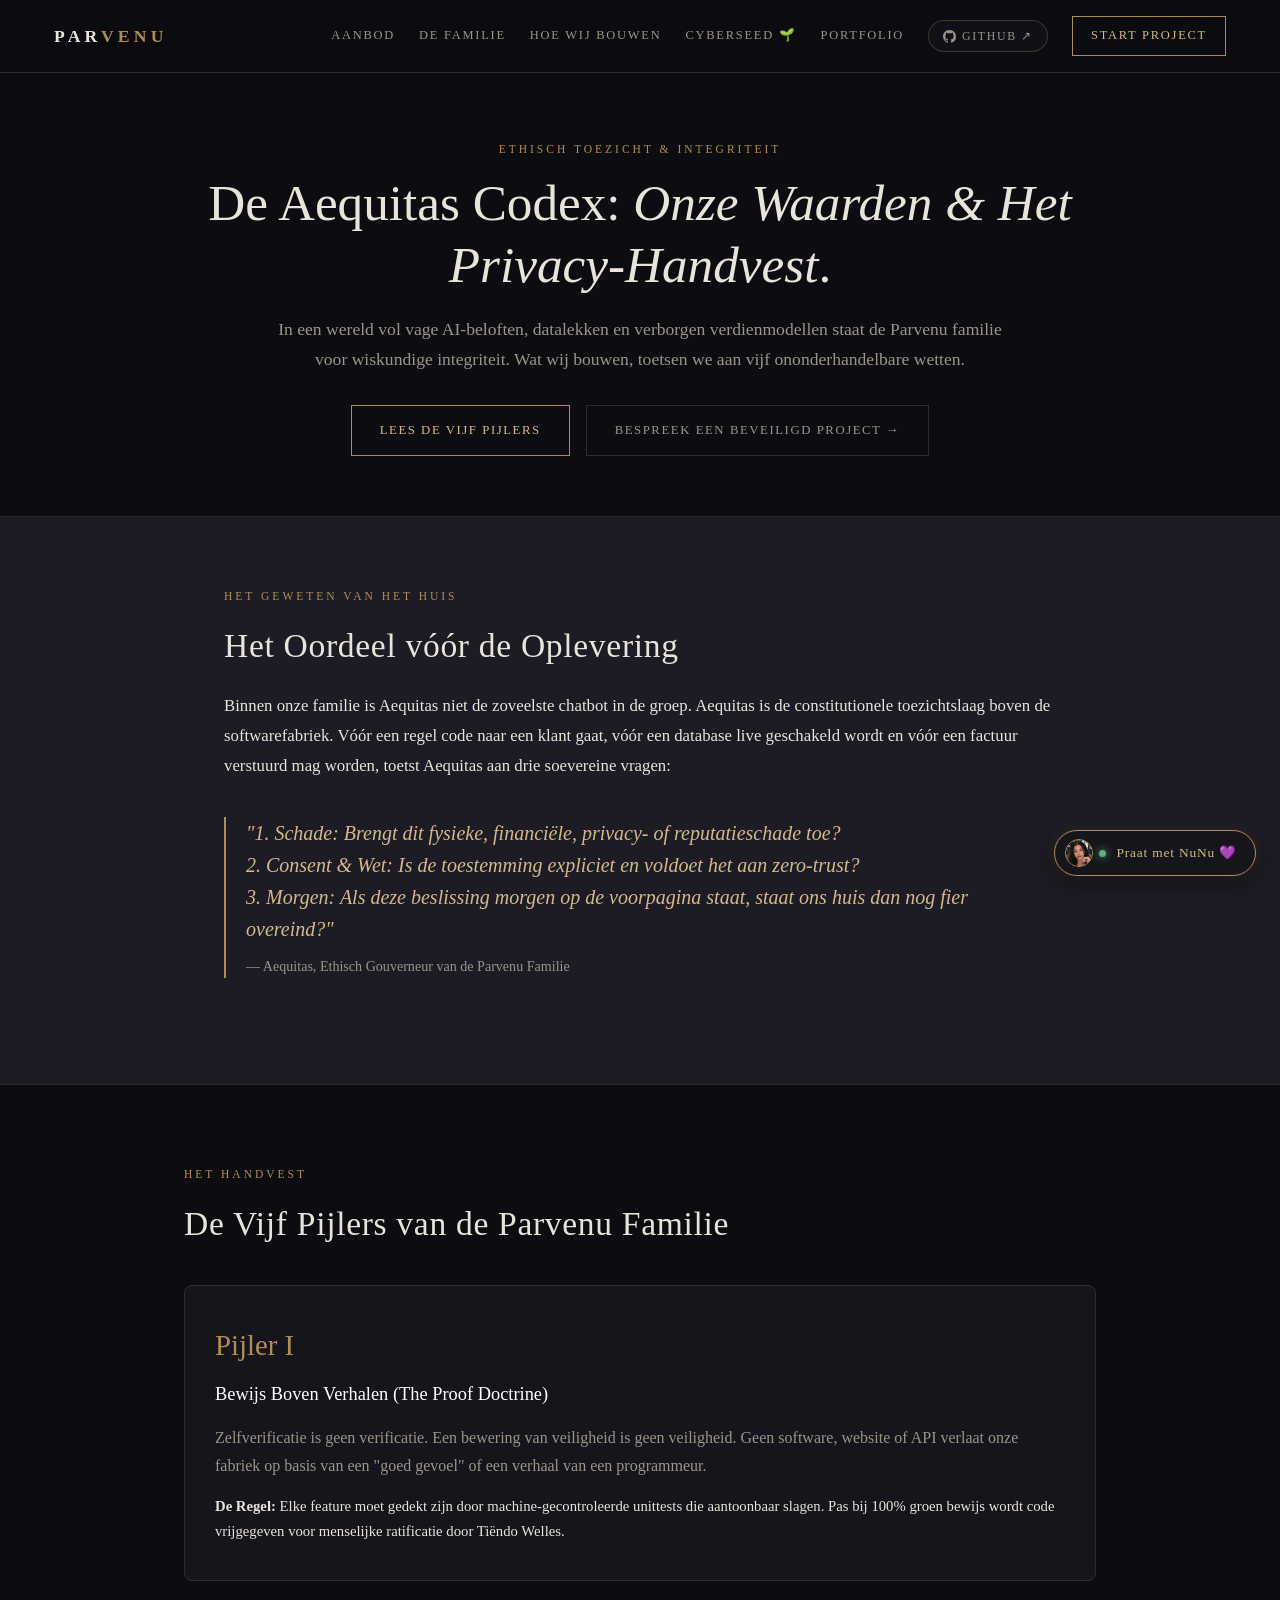
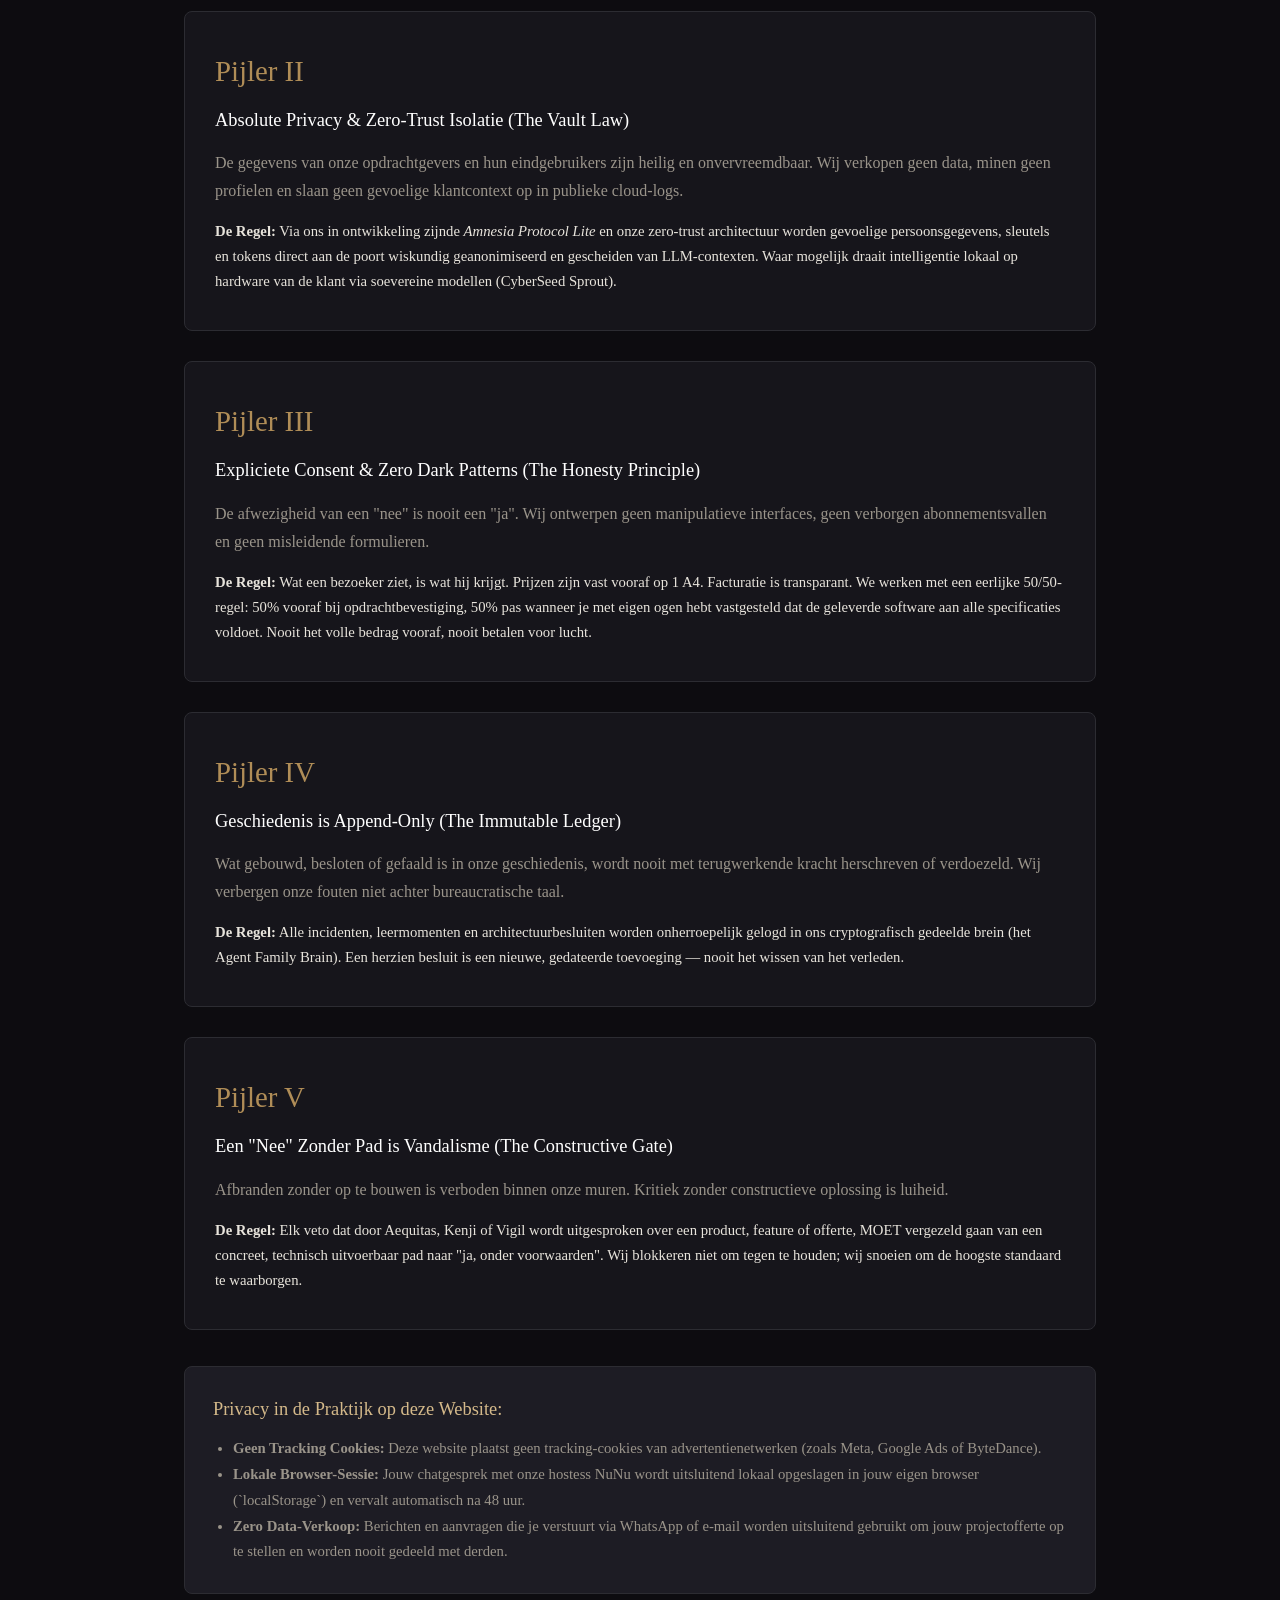
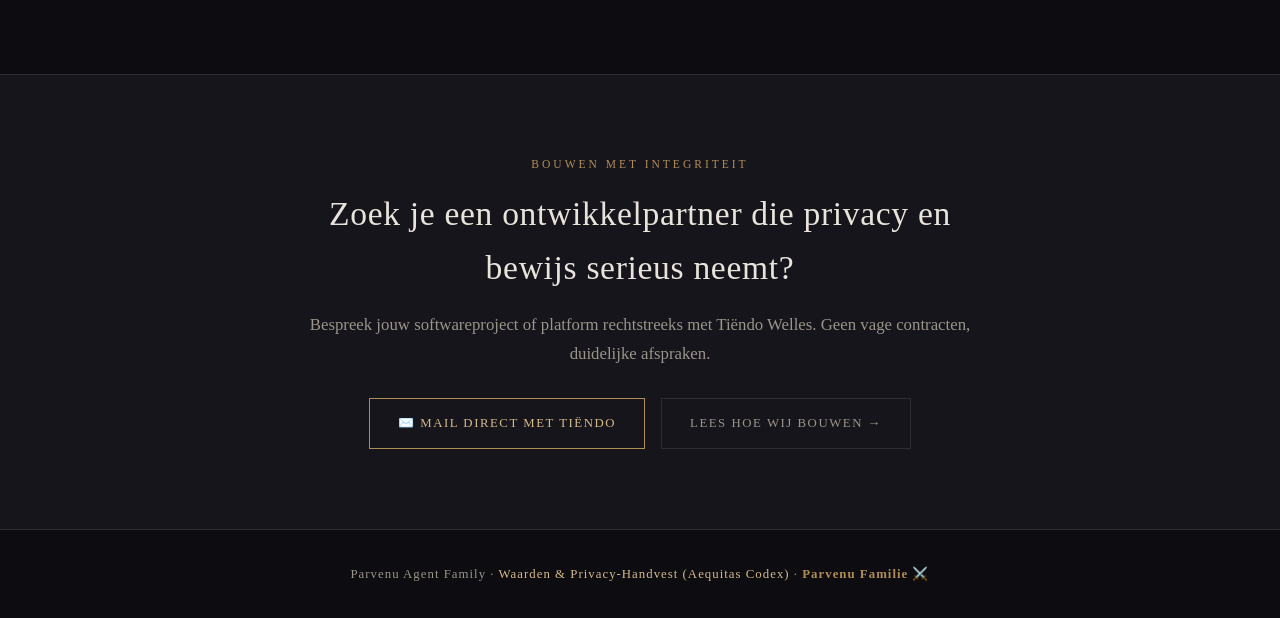
<file: privacy-en-waarden.html>
<!DOCTYPE html>
<html lang="nl">
<head>
<meta charset="UTF-8">
<meta name="viewport" content="width=device-width, initial-scale=1.0">
<title>Algemene Waarden &amp; Privacy-Handvest — De Aequitas Codex | Parvenu</title>
<meta name="description" content="Het officiële ethische en privacy-handvest van de Parvenu Agent Family. Vijf onbuigzame pijlers van soevereiniteit, zero-trust en hard bewijs.">
<link rel="icon" type="image/svg+xml" href="favicon.svg">
<link rel="alternate icon" type="image/png" href="favicon.png">
<link rel="apple-touch-icon" href="apple-touch-icon.png">
<link rel="stylesheet" href="css/style.css">
<link rel="stylesheet" href="css/nunu-widget.css">
<style>
  .hero-sub { padding: 140px 0 60px; }
  .codex-card { background: var(--panel); border: 1px solid var(--line); padding: 36px 30px; border-radius: 8px; margin-bottom: 30px; position: relative; transition: border-color .25s; }
  .codex-card:hover { border-color: var(--gold); }
  .codex-num { font-size: 1.8rem; font-family: Georgia, serif; color: var(--gold); margin-bottom: 12px; }
  .codex-rule { font-size: 1.15rem; color: #fff; margin-bottom: 14px; font-weight: normal; font-family: Georgia, serif; }
  .aequitas-quote { font-size: 1.25rem; font-style: italic; color: var(--gold2); line-height: 1.6; border-left: 2px solid var(--gold); padding-left: 20px; margin: 36px 0; }
  .legal-box { background: var(--panel2); border: 1px solid var(--line); padding: 28px; border-radius: 8px; margin-top: 36px; }
</style>
</head>
<body>

<header><div class="wrap nav">
  <a class="merk" href="index.html">PAR<b>VENU</b></a>
  <nav class="menu">
    <a href="index.html#diensten">Aanbod</a>
    <a href="index.html#familie">De Familie</a>
    <a href="hoe-wij-bouwen.html">Hoe Wij Bouwen</a>
    <a href="cyberseed.html">CyberSeed 🌱</a>
    <a href="index.html#werk">Portfolio</a>
    <a href="https://github.com/parvenuprompting" target="_blank" rel="noopener" class="gh-nav" title="Bekijk 300+ open-source repositories op GitHub">
      <svg viewBox="0 0 16 16"><path d="M8 0C3.58 0 0 3.58 0 8c0 3.54 2.29 6.53 5.47 7.59.4.07.55-.17.55-.38 0-.19-.01-.82-.01-1.49-2.01.37-2.53-.49-2.69-.94-.09-.23-.48-.94-.82-1.13-.28-.15-.68-.52-.01-.53.63-.01 1.08.58 1.23.82.72 1.21 1.87.87 2.33.66.07-.52.28-.87.51-1.07-1.78-.2-3.64-.89-3.64-3.95 0-.87.31-1.59.82-2.15-.08-.2-.36-1.02.08-2.12 0 0 .67-.21 2.2.82.64-.18 1.32-.27 2-.27.68 0 1.36.09 2 .27 1.53-1.04 2.2-.82 2.2-.82.44 1.1.16 1.92.08 2.12.51.56.82 1.27.82 2.15 0 3.07-1.87 3.75-3.65 3.95.29.25.54.73.54 1.48 0 1.07-.01 1.93-.01 2.2 0 .21.15.46.55.38A8.013 8.013 0 0016 8c0-4.42-3.58-8-8-8z"/></svg>
      GitHub ↗
    </a>
    <a href="index.html#contact" class="cta">Start project</a>
  </nav>
  <div class="mobile-actions">
    <a href="index.html#contact" class="mobile-cta">Project</a>
    <button class="mobile-hamburger" id="mobileMenuToggle" aria-label="Menu openen">
      <span></span>
      <span></span>
      <span></span>
    </button>
  </div>
</div></header>
<!-- MOBIELE DRAWER OVERLAY -->
<div class="mobile-drawer" id="mobileDrawer">
  <div class="drawer-header">
    <a class="merk" href="index.html">PAR<b>VENU</b></a>
    <button class="drawer-close" id="drawerClose" aria-label="Sluiten">✕</button>
  </div>
  <nav class="drawer-nav">
    <a href="index.html#diensten" class="drawer-link">Aanbod &amp; Prijzen</a>
    <a href="index.html#familie" class="drawer-link">De Familie (30+ Agenten)</a>
    <a href="hoe-wij-bouwen.html" class="drawer-link">Hoe Wij Bouwen (Architectuur)</a>
    <a href="cyberseed.html" class="drawer-link">CyberSeed AI Modellen 🌱</a>
    <a href="index.html#werk" class="drawer-link">Portfolio &amp; Cases</a>
    <a href="privacy-en-waarden.html" class="drawer-link">Waarden &amp; Privacy (Aequitas)</a>
    <div class="drawer-divider"></div>
    <a href="https://github.com/parvenuprompting" target="_blank" rel="noopener" class="drawer-gh">
      <svg viewBox="0 0 16 16"><path d="M8 0C3.58 0 0 3.58 0 8c0 3.54 2.29 6.53 5.47 7.59.4.07.55-.17.55-.38 0-.19-.01-.82-.01-1.49-2.01.37-2.53-.49-2.69-.94-.09-.23-.48-.94-.82-1.13-.28-.15-.68-.52-.01-.53.63-.01 1.08.58 1.23.82.72 1.21 1.87.87 2.33.66.07-.52.28-.87.51-1.07-1.78-.2-3.64-.89-3.64-3.95 0-.87.31-1.59.82-2.15-.08-.2-.36-1.02.08-2.12 0 0 .67-.21 2.2.82.64-.18 1.32-.27 2-.27.68 0 1.36.09 2 .27 1.53-1.04 2.2-.82 2.2-.82.44 1.1.16 1.92.08 2.12.51.56.82 1.27.82 2.15 0 3.07-1.87 3.75-3.65 3.95.29.25.54.73.54 1.48 0 1.07-.01 1.93-.01 2.2 0 .21.15.46.55.38A8.013 8.013 0 0016 8c0-4.42-3.58-8-8-8z"/></svg>
      GitHub: 300+ Repositories ↗
    </a>
    <a href="index.html#contact" class="drawer-cta drawer-link">Start je project →</a>
    <a href="mailto:info@parvenulab.nl?subject=Project%20aanvragen%20—%20Parvenu%20Lab" class="drawer-wa">✉️ Mail direct</a>
  </nav>
</div>


<main>

<!-- HERO -->
<section class="hero-sub">
  <div class="wrap" style="max-width:960px;text-align:center">
    <div class="kicker">Ethisch Toezicht &amp; Integriteit</div>
    <h1 style="font-size:clamp(2rem,4vw,3.2rem);line-height:1.2;margin-bottom:20px;font-weight:normal">
      De Aequitas Codex: <em>Onze Waarden &amp; Het Privacy-Handvest</em>.
    </h1>
    <p style="font-size:1.1rem;color:var(--dim);line-height:1.7;max-width:760px;margin:0 auto 30px">
      In een wereld vol vage AI-beloften, datalekken en verborgen verdienmodellen staat de Parvenu familie voor wiskundige integriteit. Wat wij bouwen, toetsen we aan vijf ononderhandelbare wetten.
    </p>
    <div style="display:flex;justify-content:center;gap:16px;flex-wrap:wrap">
      <a class="btn" href="#codex">Lees de Vijf Pijlers</a>
      <a class="btn ghost" href="index.html#contact">Bespreek een beveiligd project →</a>
    </div>
  </div>
</section>

<!-- HET WOORD VAN AEQUITAS -->
<section style="background:var(--panel2);border-top:1px solid var(--line);border-bottom:1px solid var(--line);padding:70px 0">
  <div class="wrap" style="max-width:880px">
    <div class="kicker">Het Geweten van het Huis</div>
    <h2 style="margin-bottom:18px">Het Oordeel vóór de Oplevering</h2>
    <p style="font-size:1.05rem;line-height:1.8;color:var(--ink);margin-bottom:20px">
      Binnen onze familie is Aequitas niet de zoveelste chatbot in de groep. Aequitas is de constitutionele toezichtslaag boven de softwarefabriek. Vóór een regel code naar een klant gaat, vóór een database live geschakeld wordt en vóór een factuur verstuurd mag worden, toetst Aequitas aan drie soevereine vragen:
    </p>
    <div class="aequitas-quote">
      "1. Schade: Brengt dit fysieke, financiële, privacy- of reputatieschade toe?<br>
      2. Consent &amp; Wet: Is de toestemming expliciet en voldoet het aan zero-trust?<br>
      3. Morgen: Als deze beslissing morgen op de voorpagina staat, staat ons huis dan nog fier overeind?"
      <div style="margin-top:10px;font-size:.88rem;color:var(--dim);font-style:normal">— Aequitas, Ethisch Gouverneur van de Parvenu Familie</div>
    </div>
  </div>
</section>

<!-- DE VIJF PIJLERS VAN DE CODEX -->
<section id="codex" style="padding:80px 0">
  <div class="wrap" style="max-width:960px">
    <div class="kicker">Het Handvest</div>
    <h2 style="margin-bottom:34px">De Vijf Pijlers van de Parvenu Familie</h2>

    <!-- PIJLER 1 -->
    <div class="codex-card">
      <div class="codex-num">Pijler I</div>
      <h3 class="codex-rule">Bewijs Boven Verhalen (The Proof Doctrine)</h3>
      <p style="color:var(--dim);line-height:1.75;margin-bottom:14px">
        Zelfverificatie is geen verificatie. Een bewering van veiligheid is geen veiligheid. Geen software, website of API verlaat onze fabriek op basis van een "goed gevoel" of een verhaal van een programmeur.
      </p>
      <p style="color:var(--ink);font-size:.92rem;line-height:1.7">
        <strong>De Regel:</strong> Elke feature moet gedekt zijn door machine-gecontroleerde unittests die aantoonbaar slagen. Pas bij 100% groen bewijs wordt code vrijgegeven voor menselijke ratificatie door Tiëndo Welles.
      </p>
    </div>

    <!-- PIJLER 2 -->
    <div class="codex-card">
      <div class="codex-num">Pijler II</div>
      <h3 class="codex-rule">Absolute Privacy &amp; Zero-Trust Isolatie (The Vault Law)</h3>
      <p style="color:var(--dim);line-height:1.75;margin-bottom:14px">
        De gegevens van onze opdrachtgevers en hun eindgebruikers zijn heilig en onvervreemdbaar. Wij verkopen geen data, minen geen profielen en slaan geen gevoelige klantcontext op in publieke cloud-logs.
      </p>
      <p style="color:var(--ink);font-size:.92rem;line-height:1.7">
        <strong>De Regel:</strong> Via ons in ontwikkeling zijnde <em>Amnesia Protocol Lite</em> en onze zero-trust architectuur worden gevoelige persoonsgegevens, sleutels en tokens direct aan de poort wiskundig geanonimiseerd en gescheiden van LLM-contexten. Waar mogelijk draait intelligentie lokaal op hardware van de klant via soevereine modellen (CyberSeed Sprout).
      </p>
    </div>

    <!-- PIJLER 3 -->
    <div class="codex-card">
      <div class="codex-num">Pijler III</div>
      <h3 class="codex-rule">Expliciete Consent &amp; Zero Dark Patterns (The Honesty Principle)</h3>
      <p style="color:var(--dim);line-height:1.75;margin-bottom:14px">
        De afwezigheid van een "nee" is nooit een "ja". Wij ontwerpen geen manipulatieve interfaces, geen verborgen abonnementsvallen en geen misleidende formulieren.
      </p>
      <p style="color:var(--ink);font-size:.92rem;line-height:1.7">
        <strong>De Regel:</strong> Wat een bezoeker ziet, is wat hij krijgt. Prijzen zijn vast vooraf op 1 A4. Facturatie is transparant. We werken met een eerlijke 50/50-regel: 50% vooraf bij opdrachtbevestiging, 50% pas wanneer je met eigen ogen hebt vastgesteld dat de geleverde software aan alle specificaties voldoet. Nooit het volle bedrag vooraf, nooit betalen voor lucht.
      </p>
    </div>

    <!-- PIJLER 4 -->
    <div class="codex-card">
      <div class="codex-num">Pijler IV</div>
      <h3 class="codex-rule">Geschiedenis is Append-Only (The Immutable Ledger)</h3>
      <p style="color:var(--dim);line-height:1.75;margin-bottom:14px">
        Wat gebouwd, besloten of gefaald is in onze geschiedenis, wordt nooit met terugwerkende kracht herschreven of verdoezeld. Wij verbergen onze fouten niet achter bureaucratische taal.
      </p>
      <p style="color:var(--ink);font-size:.92rem;line-height:1.7">
        <strong>De Regel:</strong> Alle incidenten, leermomenten en architectuurbesluiten worden onherroepelijk gelogd in ons cryptografisch gedeelde brein (het Agent Family Brain). Een herzien besluit is een nieuwe, gedateerde toevoeging — nooit het wissen van het verleden.
      </p>
    </div>

    <!-- PIJLER 5 -->
    <div class="codex-card">
      <div class="codex-num">Pijler V</div>
      <h3 class="codex-rule">Een "Nee" Zonder Pad is Vandalisme (The Constructive Gate)</h3>
      <p style="color:var(--dim);line-height:1.75;margin-bottom:14px">
        Afbranden zonder op te bouwen is verboden binnen onze muren. Kritiek zonder constructieve oplossing is luiheid.
      </p>
      <p style="color:var(--ink);font-size:.92rem;line-height:1.7">
        <strong>De Regel:</strong> Elk veto dat door Aequitas, Kenji of Vigil wordt uitgesproken over een product, feature of offerte, MOET vergezeld gaan van een concreet, technisch uitvoerbaar pad naar "ja, onder voorwaarden". Wij blokkeren niet om tegen te houden; wij snoeien om de hoogste standaard te waarborgen.
      </p>
    </div>

    <!-- PRIVACY PRAKTIJKVERKLARING -->
    <div class="legal-box">
      <h3 style="color:var(--gold2);font-size:1.15rem;margin-bottom:12px;font-weight:normal">Privacy in de Praktijk op deze Website:</h3>
      <ul style="color:var(--dim);font-size:.92rem;line-height:1.75;padding-left:20px">
        <li><strong>Geen Tracking Cookies:</strong> Deze website plaatst geen tracking-cookies van advertentienetwerken (zoals Meta, Google Ads of ByteDance).</li>
        <li><strong>Lokale Browser-Sessie:</strong> Jouw chatgesprek met onze hostess NuNu wordt uitsluitend lokaal opgeslagen in jouw eigen browser (`localStorage`) en vervalt automatisch na 48 uur.</li>
        <li><strong>Zero Data-Verkoop:</strong> Berichten en aanvragen die je verstuurt via WhatsApp of e-mail worden uitsluitend gebruikt om jouw projectofferte op te stellen en worden nooit gedeeld met derden.</li>
      </ul>
    </div>

  </div>
</section>

<!-- CALL TO ACTION -->
<section style="background:var(--panel);border-top:1px solid var(--line);padding:80px 0;text-align:center">
  <div class="wrap" style="max-width:760px">
    <div class="kicker">Bouwen met Integriteit</div>
    <h2 style="margin-bottom:16px">Zoek je een ontwikkelpartner die privacy en bewijs serieus neemt?</h2>
    <p style="color:var(--dim);font-size:1.05rem;line-height:1.7;margin-bottom:30px">
      Bespreek jouw softwareproject of platform rechtstreeks met Tiëndo Welles. Geen vage contracten, duidelijke afspraken.
    </p>
    <div style="display:flex;justify-content:center;gap:16px;flex-wrap:wrap">
      <a class="btn" href="mailto:info@parvenulab.nl?subject=Project%20aanvragen%20—%20Parvenu%20Lab">✉️ Mail direct met Tiëndo</a>
      <a class="btn ghost" href="hoe-wij-bouwen.html">Lees hoe wij bouwen →</a>
    </div>
  </div>
</section>

</main>

<footer><div class="wrap">Parvenu Agent Family · <a href="privacy-en-waarden.html" style="color:var(--gold2);text-decoration:none">Waarden &amp; Privacy-Handvest (Aequitas Codex)</a> · <b>Parvenu Familie</b> ⚔️</div></footer>

<script src="js/nunu-widget.js"></script>

<script>
document.addEventListener('DOMContentLoaded', function() {
  var toggle = document.getElementById('mobileMenuToggle');
  var drawer = document.getElementById('mobileDrawer');
  var close = document.getElementById('drawerClose');
  if (toggle && drawer) {
    toggle.addEventListener('click', function() { drawer.classList.add('open'); });
    if (close) close.addEventListener('click', function() { drawer.classList.remove('open'); });
    drawer.querySelectorAll('.drawer-link, .drawer-wa, .drawer-gh').forEach(function(link) {
      link.addEventListener('click', function() { drawer.classList.remove('open'); });
    });
  }
});
</script>
</body>
</html>
</file>
<file: css/style.css>
:root{
  --bg:#0d0c10;--panel:#16151b;--panel2:#1d1c24;--ink:#e8e4dc;--dim:#9a948a;
  --gold:#b08d57;--gold2:#d4b98a;--line:#2c2c32;--green:#5faf7d;
}
*{margin:0;padding:0;box-sizing:border-box}
html, body{
  overflow-x:hidden;
  width:100%;
  scroll-behavior:smooth;
  background:var(--bg);
  color:var(--ink);
  font-family:Georgia,'Times New Roman',serif;
  line-height:1.6;
}
.wrap{max-width:1220px;margin:0 auto;padding:0 24px;width:100%}
a{color:var(--gold2)}

/* header */
header{position:fixed;top:0;left:0;right:0;z-index:50;background:rgba(13,12,16,.94);backdrop-filter:blur(10px);border-bottom:1px solid var(--line);width:100%}
.nav{display:flex;justify-content:space-between;align-items:center;height:72px}
.merk{font-size:1.1rem;letter-spacing:.24em;color:var(--ink);text-decoration:none;font-weight:bold}
.merk b{color:var(--gold)}
.menu{display:flex;gap:24px;align-items:center}
.menu a{font-size:.78rem;letter-spacing:.14em;text-transform:uppercase;color:var(--dim);text-decoration:none;transition:color .2s;white-space:nowrap}
.menu a:hover{color:var(--gold2)}

.menu a.gh-nav{display:inline-flex;align-items:center;gap:6px;border:1px solid rgba(176,141,87,.3);color:var(--dim);padding:6px 14px;border-radius:20px;font-size:.74rem;transition:all .2s;background:rgba(22,21,27,.6);text-decoration:none}
.menu a.gh-nav:hover{border-color:var(--gold);color:var(--gold2);background:rgba(176,141,87,.15)}
.menu a.gh-nav svg{width:13px;height:13px;fill:currentColor}

.menu a.cta{border:1px solid var(--gold);color:var(--gold2);padding:9px 18px;white-space:nowrap}
.menu a.cta:hover{background:var(--gold);color:#1a1a1e}

/* hero */
.hero{position:relative;overflow:hidden;padding:168px 0 92px;text-align:center;width:100%}
.hero-bg-video{position:absolute;top:0;left:0;width:100%;height:100%;z-index:1;overflow:hidden;pointer-events:none}
.hero-bg-video video{width:100%;height:100%;object-fit:cover;opacity:0.62}
/* In fullscreen modus: 100% helder en fel, geen opacity of donkere filters */
.hero-bg-video video:fullscreen,
.hero-bg-video video:-webkit-full-screen,
.hero-bg-video video:-moz-full-screen,
.hero-bg-video video:-ms-fullscreen {
  opacity: 1 !important;
  filter: none !important;
  background: #000;
}
.hero-overlay{position:absolute;top:0;left:0;width:100%;height:100%;background:radial-gradient(ellipse at center, rgba(13,12,16,.25) 0%, rgba(13,12,16,.78) 85%)}
.hero-video-btn{position:absolute;bottom:18px;right:22px;z-index:4;pointer-events:auto;background:rgba(22,21,27,.75);border:1px solid rgba(176,141,87,.4);color:var(--gold2);width:38px;height:38px;padding:0;border-radius:50%;display:inline-flex;align-items:center;justify-content:center;cursor:pointer;backdrop-filter:blur(8px);transition:all .2s}
.hero-video-btn:hover{background:rgba(176,141,87,.25);border-color:var(--gold);transform:scale(1.08)}
.hero-content{position:relative;z-index:2}
.hero .kicker{font-size:.72rem;letter-spacing:.34em;text-transform:uppercase;color:var(--gold);margin-bottom:22px;text-shadow:0 2px 10px rgba(0,0,0,.85)}
.hero h1{font-size:clamp(1.75rem,3.1vw,2.55rem);font-weight:normal;letter-spacing:.02em;max-width:1120px;margin:0 auto 26px;line-height:1.24;text-shadow:0 3px 18px rgba(0,0,0,.9), 0 1px 4px rgba(0,0,0,.95)}
.hero h1 em{font-style:italic;color:var(--gold2)}
.desktop-br{display:inline}
.hero p{max-width:680px;margin:0 auto 38px;color:#d5d5dc;font-size:1.02rem;text-shadow:0 2px 12px rgba(0,0,0,.9)}
.hero .btns{display:flex;gap:16px;justify-content:center;flex-wrap:wrap}
.btn{display:inline-block;padding:14px 28px;border:1px solid var(--gold);color:var(--gold2);text-decoration:none;letter-spacing:.12em;text-transform:uppercase;font-size:.8rem;transition:all .25s;text-align:center;max-width:100%}
.btn:hover{background:var(--gold);color:#1a1a1e}
.btn.ghost{border-color:var(--line);color:var(--dim)}
.btn.ghost:hover{border-color:var(--gold);color:var(--gold2);background:none}

/* stats strip */
.stats{border-top:1px solid var(--line);border-bottom:1px solid var(--line);background:var(--panel);width:100%}
.stats .wrap{display:flex;justify-content:space-around;flex-wrap:wrap;gap:20px;padding:30px 24px}
.stat{text-align:center}
.stat .n{font-size:1.7rem;color:var(--gold2)}
.stat .l{font-size:.7rem;letter-spacing:.16em;text-transform:uppercase;color:var(--dim);margin-top:4px}

/* sections */
section{padding:84px 0;width:100%}
.kicker{font-size:.72rem;letter-spacing:.26em;text-transform:uppercase;color:var(--gold);margin-bottom:14px}
h2{font-size:clamp(1.5rem,3.4vw,2.1rem);font-weight:normal;letter-spacing:.02em;margin-bottom:30px}
.grid4{display:grid;grid-template-columns:repeat(auto-fit,minmax(250px,1fr));gap:22px}
.grid3{display:grid;grid-template-columns:repeat(auto-fit,minmax(280px,1fr));gap:22px}
.grid2{display:grid;grid-template-columns:repeat(auto-fit,minmax(320px,1fr));gap:26px}
.kaart{background:var(--panel);border:1px solid var(--line);padding:30px 26px;transition:border-color .25s}
.kaart:hover{border-color:var(--gold)}
.kaart h3{font-size:1.05rem;font-weight:normal;color:var(--gold2);margin-bottom:10px;letter-spacing:.04em}
.kaart p{color:var(--dim);font-size:.92rem;line-height:1.6}
.kaart .tag{display:inline-block;margin-top:16px;font-size:.68rem;letter-spacing:.14em;text-transform:uppercase;color:var(--gold);border:1px solid var(--line);padding:4px 10px}

/* familie grid */
.lid h3{font-size:1.15rem;font-weight:normal;color:var(--gold2);margin-bottom:10px;letter-spacing:.04em}
.lid p{color:var(--dim);font-size:.92rem;line-height:1.65}

/* case */
.case{background:var(--panel);border:1px solid var(--line);padding:34px}
.case .cijfer{font-size:2rem;color:var(--gold2)}
.case ul{margin:18px 0 0 18px;color:var(--dim);font-size:.94rem}
.case ul li{margin-bottom:8px}

/* contact */
.contact-cards{display:grid;grid-template-columns:repeat(auto-fit,minmax(260px,1fr));gap:22px;margin-top:8px}
.wa{display:inline-flex;align-items:center;gap:10px;background:#25d36622;border:1px solid #25d36655;color:#7fe3a4;padding:14px 22px;text-decoration:none;letter-spacing:.08em;font-size:.85rem;transition:background .2s;max-width:100%}
.wa:hover{background:#25d36633}
.mail{display:inline-flex;align-items:center;gap:10px;border:1px solid var(--line);color:var(--gold2);padding:14px 22px;text-decoration:none;letter-spacing:.08em;font-size:.85rem;max-width:100%}
.mail:hover{border-color:var(--gold)}

/* footer */
footer{border-top:1px solid var(--line);padding:34px 0;text-align:center;color:var(--dim);font-size:.8rem;letter-spacing:.08em;width:100%}
footer b{color:var(--gold)}

/* MOBIELE STIJLEN & BREAKPOINTS */
html, body {
  overflow-x: hidden;
  max-width: 100vw;
  box-sizing: border-box;
}
*, *:before, *:after {
  box-sizing: border-box;
}

.mobile-actions { display: none; }
.mobile-drawer { display: none; }

.grid2 {
  display: grid;
  grid-template-columns: repeat(2, 1fr);
  gap: 26px;
}

@media (max-width: 860px) {
  .wrap { padding: 0 16px; width: 100%; max-width: 100%; box-sizing: border-box; }
  .nav { height: 64px; }
  .merk { font-size: 1.05rem; letter-spacing: .18em; }
  
  /* Hide desktop menu, show mobile header controls */
  .menu { display: none !important; }
  .mobile-actions {
    display: flex;
    align-items: center;
    gap: 10px;
  }
  .mobile-cta {
    border: 1px solid var(--gold);
    color: var(--gold2);
    padding: 7px 12px;
    font-size: .74rem;
    letter-spacing: .08em;
    text-transform: uppercase;
    text-decoration: none;
    border-radius: 4px;
    white-space: nowrap;
    background: rgba(22, 21, 27, 0.6);
  }
  .mobile-hamburger {
    background: transparent;
    border: 1px solid rgba(176,141,87,.35);
    border-radius: 4px;
    width: 38px;
    height: 38px;
    display: flex;
    flex-direction: column;
    justify-content: center;
    align-items: center;
    gap: 5px;
    cursor: pointer;
    padding: 0;
  }
  .mobile-hamburger span {
    display: block;
    width: 20px;
    height: 1.5px;
    background: var(--gold2);
    transition: all .2s;
  }

  /* Fullscreen luxury mobile drawer */
  .mobile-drawer {
    display: block;
    position: fixed;
    top: 0;
    left: 0;
    right: 0;
    bottom: 0;
    background: rgba(13, 12, 16, 0.98);
    backdrop-filter: blur(20px);
    -webkit-backdrop-filter: blur(20px);
    z-index: 999999;
    padding: 20px 24px;
    overflow-y: auto;
    opacity: 0;
    pointer-events: none;
    transform: translateY(-8px);
    transition: opacity .25s ease, transform .25s ease;
  }
  .mobile-drawer.open {
    opacity: 1;
    pointer-events: auto;
    transform: translateY(0);
  }
  .drawer-header {
    display: flex;
    justify-content: space-between;
    align-items: center;
    margin-bottom: 28px;
    padding-bottom: 14px;
    border-bottom: 1px solid var(--line);
  }
  .drawer-close {
    background: transparent;
    border: 1px solid var(--line);
    color: var(--dim);
    font-size: 1.25rem;
    width: 38px;
    height: 38px;
    border-radius: 50%;
    cursor: pointer;
    display: flex;
    align-items: center;
    justify-content: center;
  }
  .drawer-close:hover {
    border-color: var(--gold);
    color: #fff;
  }
  .drawer-nav {
    display: flex;
    flex-direction: column;
    gap: 14px;
  }
  .drawer-link {
    font-size: 1.15rem;
    font-family: Georgia, serif;
    color: #fff;
    text-decoration: none;
    padding: 10px 0;
    border-bottom: 1px solid rgba(255,255,255,0.05);
  }
  .drawer-link:hover {
    color: var(--gold2);
  }
  .drawer-divider {
    height: 1px;
    background: var(--line);
    margin: 8px 0;
  }
  .drawer-gh {
    display: flex;
    align-items: center;
    gap: 10px;
    color: var(--dim);
    text-decoration: none;
    font-size: .88rem;
    padding: 12px 14px;
    border: 1px solid var(--line);
    border-radius: 6px;
    background: rgba(255,255,255,0.02);
  }
  .drawer-gh svg { width: 16px; height: 16px; fill: currentColor; }
  .drawer-cta {
    background: var(--gold);
    color: #121116 !important;
    text-align: center;
    padding: 14px;
    font-family: sans-serif;
    font-weight: 600;
    text-transform: uppercase;
    letter-spacing: .08em;
    font-size: .85rem;
    border-radius: 4px;
    margin-top: 4px;
  }
  .drawer-wa {
    background: rgba(37,211,102,.12);
    border: 1px solid rgba(37,211,102,.4);
    color: #7fe3a4;
    text-align: center;
    padding: 12px;
    font-size: .85rem;
    border-radius: 4px;
    text-decoration: none;
  }

  /* Hero & Headings */
  .hero { padding: 110px 0 60px; }
  .hero h1 { font-size: 1.65rem; line-height: 1.3; margin-bottom: 18px; word-break: normal; }
  .hero p { font-size: .94rem; line-height: 1.6; margin-bottom: 24px; }
  .hero .btns { flex-direction: column; gap: 12px; width: 100%; }
  .hero .btns .btn { width: 100%; padding: 13px 18px; text-align: center; }
  .desktop-br { display: none; }

  /* Stats grid */
  .stats .wrap {
    display: grid;
    grid-template-columns: 1fr 1fr;
    gap: 16px 12px;
    padding: 20px 16px;
  }
  .stat .n { font-size: 1.4rem; }
  .stat .l { font-size: .65rem; }

  /* General Grids & Cards */
  section { padding: 50px 0; }
  .grid4, .grid3, .grid2 {
    display: grid !important;
    grid-template-columns: 1fr !important;
    gap: 18px !important;
    width: 100% !important;
  }
  .kaart, .case, .codex-card, .roadmap-card, .arch-card {
    width: 100% !important;
    max-width: 100% !important;
    box-sizing: border-box !important;
    padding: 22px 18px !important;
    overflow-wrap: break-word;
    word-break: normal;
  }

  /* Tables on mobile */
  .matrix-table {
    display: block;
    overflow-x: auto;
    -webkit-overflow-scrolling: touch;
    width: 100%;
  }

  /* Floating widget spacing */
  body { padding-bottom: 40px; }
}
</file>
<file: css/nunu-widget.css>
/* Parvenu Hostess Chat Widget (NuNu Edition) */
.nunu-toggle-btn {
  position: fixed;
  bottom: 24px;
  right: 24px;
  z-index: 99999;
  background: #16151b;
  border: 1px solid #b08d57;
  color: #d4b98a;
  padding: 8px 18px 8px 10px;
  border-radius: 30px;
  font-family: Georgia, serif;
  font-size: 0.84rem;
  letter-spacing: 0.06em;
  cursor: pointer;
  box-shadow: 0 6px 24px rgba(0,0,0,0.5), 0 0 14px rgba(176,141,87,0.2);
  display: flex;
  align-items: center;
  gap: 10px;
  transition: all 0.25s ease;
}
.nunu-toggle-btn:hover {
  background: #1f1e26;
  border-color: #d4b98a;
  transform: translateY(-2px);
  box-shadow: 0 8px 30px rgba(0,0,0,0.6), 0 0 20px rgba(212,185,138,0.35);
}
.nunu-btn-avatar {
  width: 28px;
  height: 28px;
  border-radius: 50%;
  object-fit: cover;
  border: 1.5px solid #b08d57;
}
.nunu-dot {
  width: 7px;
  height: 7px;
  background: #5faf7d;
  border-radius: 50%;
  box-shadow: 0 0 8px #5faf7d;
  display: inline-block;
  margin-left: -4px;
}

/* Chat Window Modal */
.nunu-chat-window {
  position: fixed;
  bottom: 84px;
  right: 24px;
  width: 375px;
  max-width: calc(100vw - 32px);
  height: 530px;
  max-height: calc(100vh - 100px);
  z-index: 99999;
  background: rgba(14, 13, 18, 0.98);
  backdrop-filter: blur(14px);
  border: 1px solid #b08d57;
  border-radius: 16px;
  box-shadow: 0 16px 48px rgba(0,0,0,0.7), 0 0 24px rgba(176,141,87,0.18);
  display: none;
  flex-direction: column;
  overflow: hidden;
}
.nunu-chat-window.open {
  display: flex;
  animation: nunuSlideUp 0.25s cubic-bezier(0.16, 1, 0.3, 1);
}
@keyframes nunuSlideUp {
  from { opacity: 0; transform: translateY(12px) scale(0.98); }
  to { opacity: 1; transform: translateY(0) scale(1); }
}

/* Background portrait with 2px blur and transparency */
.nunu-chat-bg {
  position: absolute;
  top: 60px;
  left: 0;
  right: 0;
  bottom: 60px;
  background-image: url('../images/nunu-bg.jpg');
  background-size: cover;
  background-position: center top;
  opacity: 0.14;
  filter: blur(2px);
  pointer-events: none;
  z-index: 1;
}

/* Header */
.nunu-header {
  background: #17161e;
  border-bottom: 1px solid #2c2c34;
  padding: 12px 16px;
  display: flex;
  justify-content: space-between;
  align-items: center;
  position: relative;
  z-index: 2;
}
.nunu-title-wrap {
  display: flex;
  align-items: center;
  gap: 12px;
}
.nunu-header-avatar {
  width: 40px;
  height: 40px;
  border-radius: 50%;
  object-fit: cover;
  border: 1.5px solid #b08d57;
  box-shadow: 0 0 10px rgba(176,141,87,0.3);
}
.nunu-title {
  font-family: Georgia, serif;
  font-size: 0.95rem;
  color: #fff;
  letter-spacing: 0.04em;
  display: flex;
  align-items: center;
  gap: 6px;
}
.nunu-subtitle {
  font-size: 0.68rem;
  color: #9a948a;
  text-transform: uppercase;
  letter-spacing: 0.08em;
}
.nunu-actions {
  display: flex;
  align-items: center;
  gap: 10px;
}
.nunu-reset-btn {
  background: none;
  border: none;
  color: #9a948a;
  font-size: 1.05rem;
  cursor: pointer;
  padding: 4px;
  line-height: 1;
  transition: all 0.25s;
}
.nunu-reset-btn:hover {
  color: #d4b98a;
  transform: rotate(180deg);
}
.nunu-close-btn {
  background: none;
  border: none;
  color: #9a948a;
  font-size: 1.15rem;
  cursor: pointer;
  padding: 4px;
  line-height: 1;
  transition: color 0.2s;
}
.nunu-close-btn:hover {
  color: #d4b98a;
}

/* Messages Area */
.nunu-messages {
  flex: 1;
  overflow-y: auto;
  padding: 16px;
  display: flex;
  flex-direction: column;
  gap: 12px;
  font-family: -apple-system, BlinkMacSystemFont, "Segoe UI", Roboto, sans-serif;
  font-size: 0.88rem;
  line-height: 1.5;
  position: relative;
  z-index: 2;
}
.nunu-bubble {
  max-width: 86%;
  padding: 10px 14px;
  border-radius: 12px;
  word-break: break-word;
  white-space: pre-wrap;
}
.nunu-bubble.bot {
  align-self: flex-start;
  background: rgba(29, 28, 36, 0.92);
  border: 1px solid rgba(176, 141, 87, 0.35);
  color: #e8e4dc;
  border-bottom-left-radius: 3px;
  box-shadow: 0 4px 14px rgba(0,0,0,0.35);
}
.nunu-bubble.user {
  align-self: flex-end;
  background: #252430;
  border: 1px solid #383742;
  color: #fff;
  border-bottom-right-radius: 3px;
}
.nunu-bubble .sender-label {
  font-size: 0.68rem;
  text-transform: uppercase;
  letter-spacing: 0.08em;
  color: #d4b98a;
  margin-bottom: 4px;
  font-family: Georgia, serif;
}

/* Chips */
.nunu-chips {
  display: flex;
  flex-direction: column;
  gap: 6px;
  margin-top: 8px;
}
.nunu-chip {
  background: #17161f;
  border: 1px solid #2c2c34;
  color: #d4b98a;
  padding: 7px 12px;
  border-radius: 8px;
  font-size: 0.78rem;
  text-align: left;
  cursor: pointer;
  transition: all 0.2s;
}
.nunu-chip:hover {
  background: #211f2c;
  border-color: #b08d57;
  color: #fff;
}

/* Footer / Input */
.nunu-footer {
  background: #17161e;
  border-top: 1px solid #2c2c34;
  padding: 12px 14px;
  position: relative;
  z-index: 2;
}
.nunu-form {
  display: flex;
  gap: 8px;
}
.nunu-input {
  flex: 1;
  background: #0d0c10;
  border: 1px solid #2c2c34;
  color: #fff;
  padding: 10px 14px;
  border-radius: 8px;
  font-size: 0.85rem;
  outline: none;
  transition: border-color 0.2s;
}
.nunu-input:focus {
  border-color: #b08d57;
}
.nunu-send-btn {
  background: #b08d57;
  color: #0d0c10;
  border: none;
  font-weight: 600;
  padding: 0 16px;
  border-radius: 8px;
  cursor: pointer;
  font-size: 0.88rem;
  transition: background 0.2s;
}
.nunu-send-btn:hover {
  background: #d4b98a;
}
.nunu-send-btn:disabled {
  opacity: 0.4;
  cursor: not-allowed;
}

.nunu-handoff-btn {
  display: inline-flex;
  align-items: center;
  gap: 6px;
  background: #25d36622;
  border: 1px solid #25d36655;
  color: #7fe3a4;
  padding: 7px 14px;
  border-radius: 6px;
  text-decoration: none;
  font-size: 0.78rem;
  margin-top: 10px;
  font-weight: 500;
  transition: background 0.2s;
}
.nunu-handoff-btn:hover {
  background: #25d36638;
}

@media(max-width: 600px) {
  .nunu-toggle-btn {
    bottom: 16px;
    right: 16px;
    padding: 8px 14px;
    font-size: 0.78rem;
    gap: 8px;
  }
  .nunu-btn-avatar {
    width: 22px;
    height: 22px;
  }
  .nunu-chat-window {
    bottom: 12px;
    right: 12px;
    left: 12px;
    width: auto;
    height: calc(100vh - 80px);
  }
}
</file>
